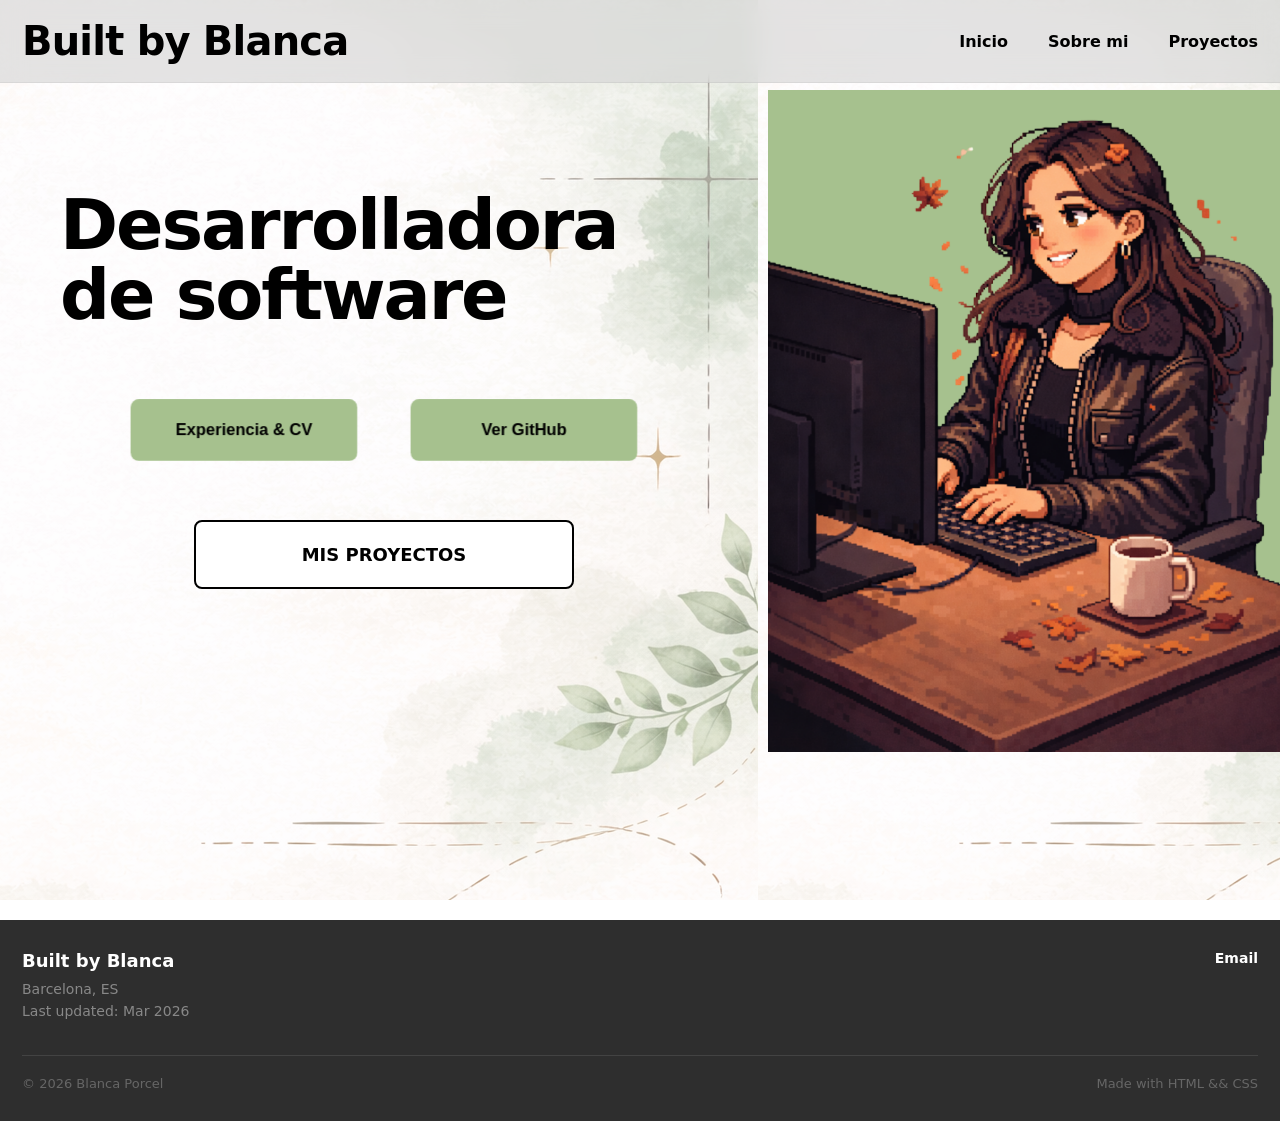
<file: index.html>
<!DOCTYPE html>
<html lang="en">

<head>
  <meta charset="UTF-8" />
  <meta name="viewport" content="width=device-width, initial-scale=1.0" />
  <title>Blanca Porcel Portfolio</title>
  <link rel="stylesheet" href="index.css" />
</head>

<body>
  <!-- NAV -->
  <header class="nav">
    <div class="nav-inner">
      <div class="brand">Built by Blanca</div>

      <nav class="menu">
        <a href="/">Inicio</a>
        <a href="about.html">Sobre mi</a>
        <a class="active" href="/projects.html">Proyectos</a>
      </nav>
    </div>
  </header>


  <!-- PAGE -->
  <main id="page" class="page">
    <div class="container">
      <div class="content">
        <article class="text-content">
          <h1 class="title">Desarrolladora de software</h1>
          <nav class = "menu-btns">
            <div class="flip-container">
              <a href="about.html" class="flip-btn" >
                <span id="frontCV">Experiencia & CV</span>
                <span id="backCV">Experiencia & CV</span>
              </a>
            </div>
            <div class="flip-container">
              <a href="https://github.com/BlancaPorcelAlonso" class="flip-btn" target="_blank">
                <span id="frontCV">Ver GitHub</span>
                <span id="backCV">Ver GitHub</span>
              </a>
            </div>
          </nav>
              <a href="projects.html" class="btn-code" >
                <span id="icon"> MIS PROYECTOS </span>
              </a>
        </article>
        <div class="imagen-menu">
        <img src="assets/foto-menu.png">
        </div>
      </div>
  </main>

  
<footer class="site-footer">
  <div class="footer-container">

    <div class="footer-left">
      <h3 class="footer-brand">Built by Blanca</h3>
      <p class="footer-location">Barcelona, ES</p>
      <p class="footer-update">Last updated: Mar 2026</p>
    </div>

    <div class="footer-right">
      <a href="mailto:info@builtbyblanca.net" class="footer-link">Email</a>
    </div>
  </div>

  <div class="footer-bottom">
    <p>© 2026 Blanca Porcel</p>
    <p>Made with HTML && CSS</p>
  </div>
</footer>

</body>

</html>
</file>
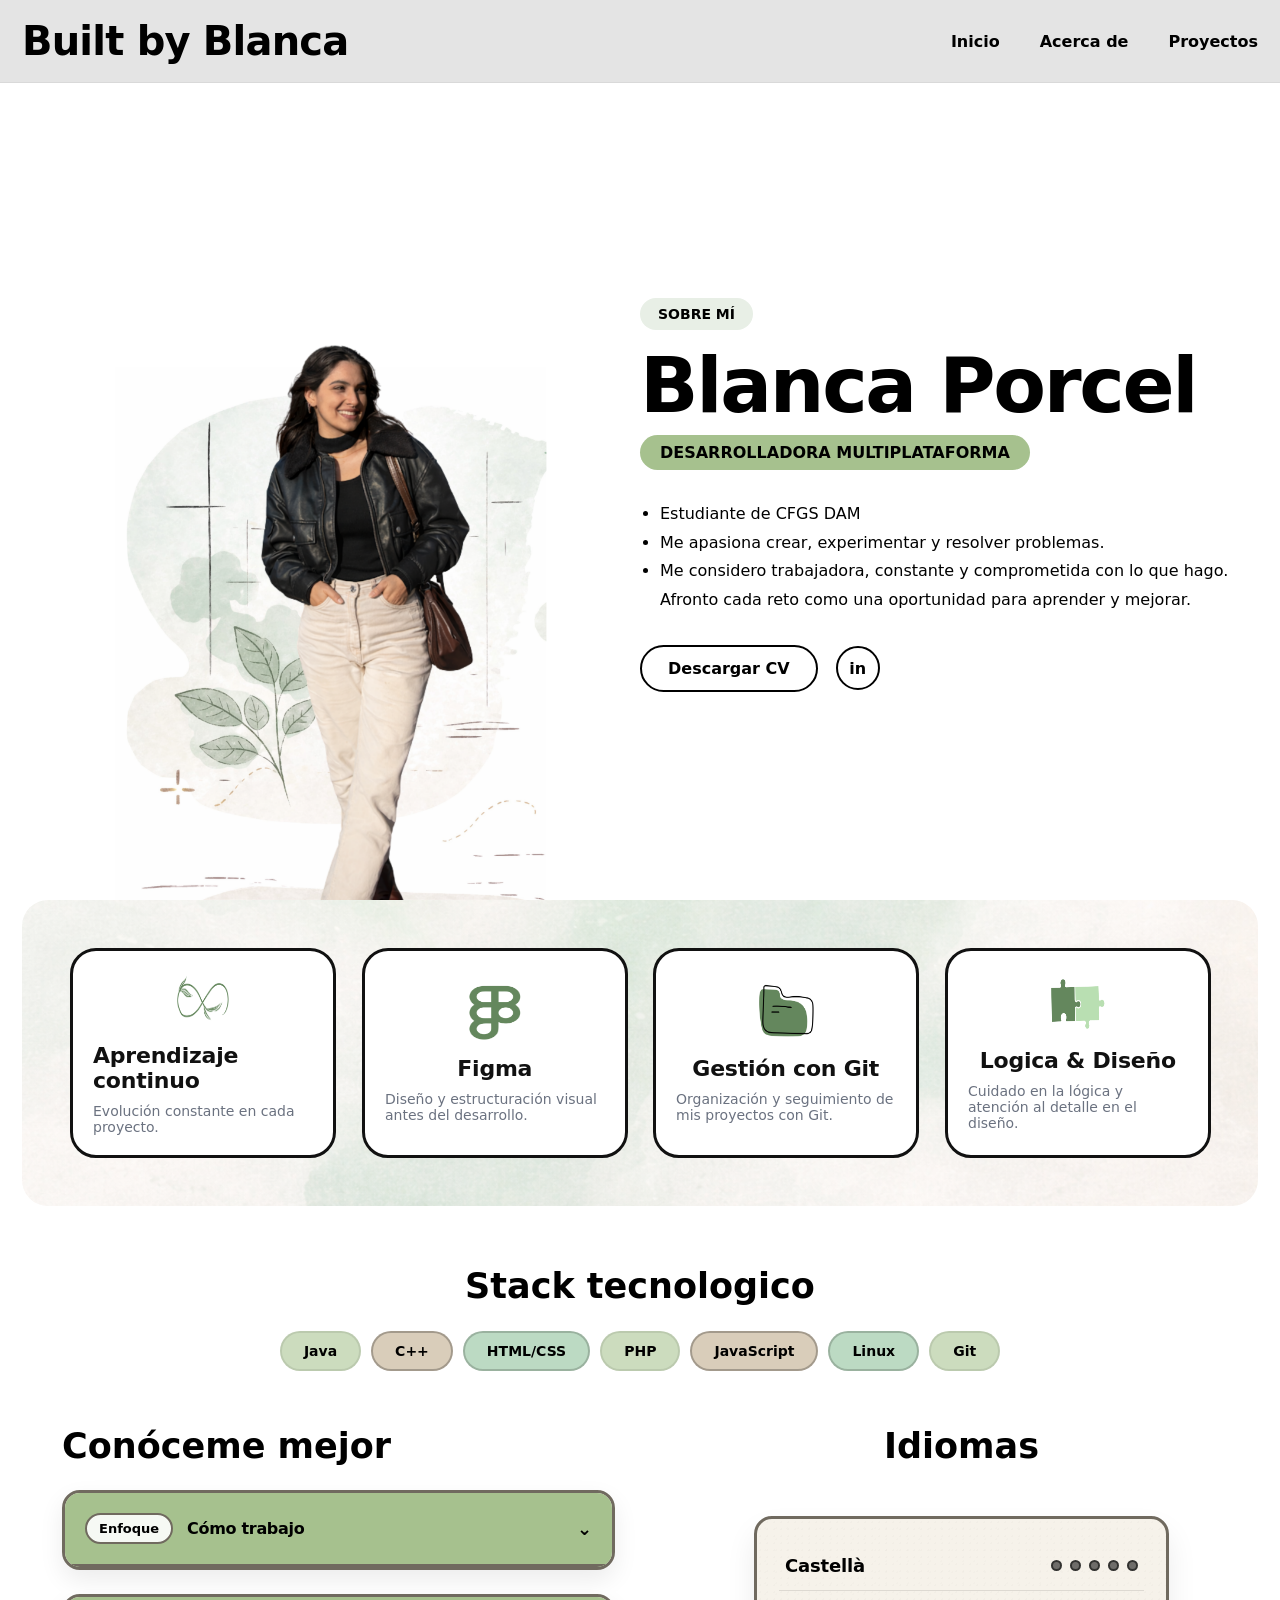
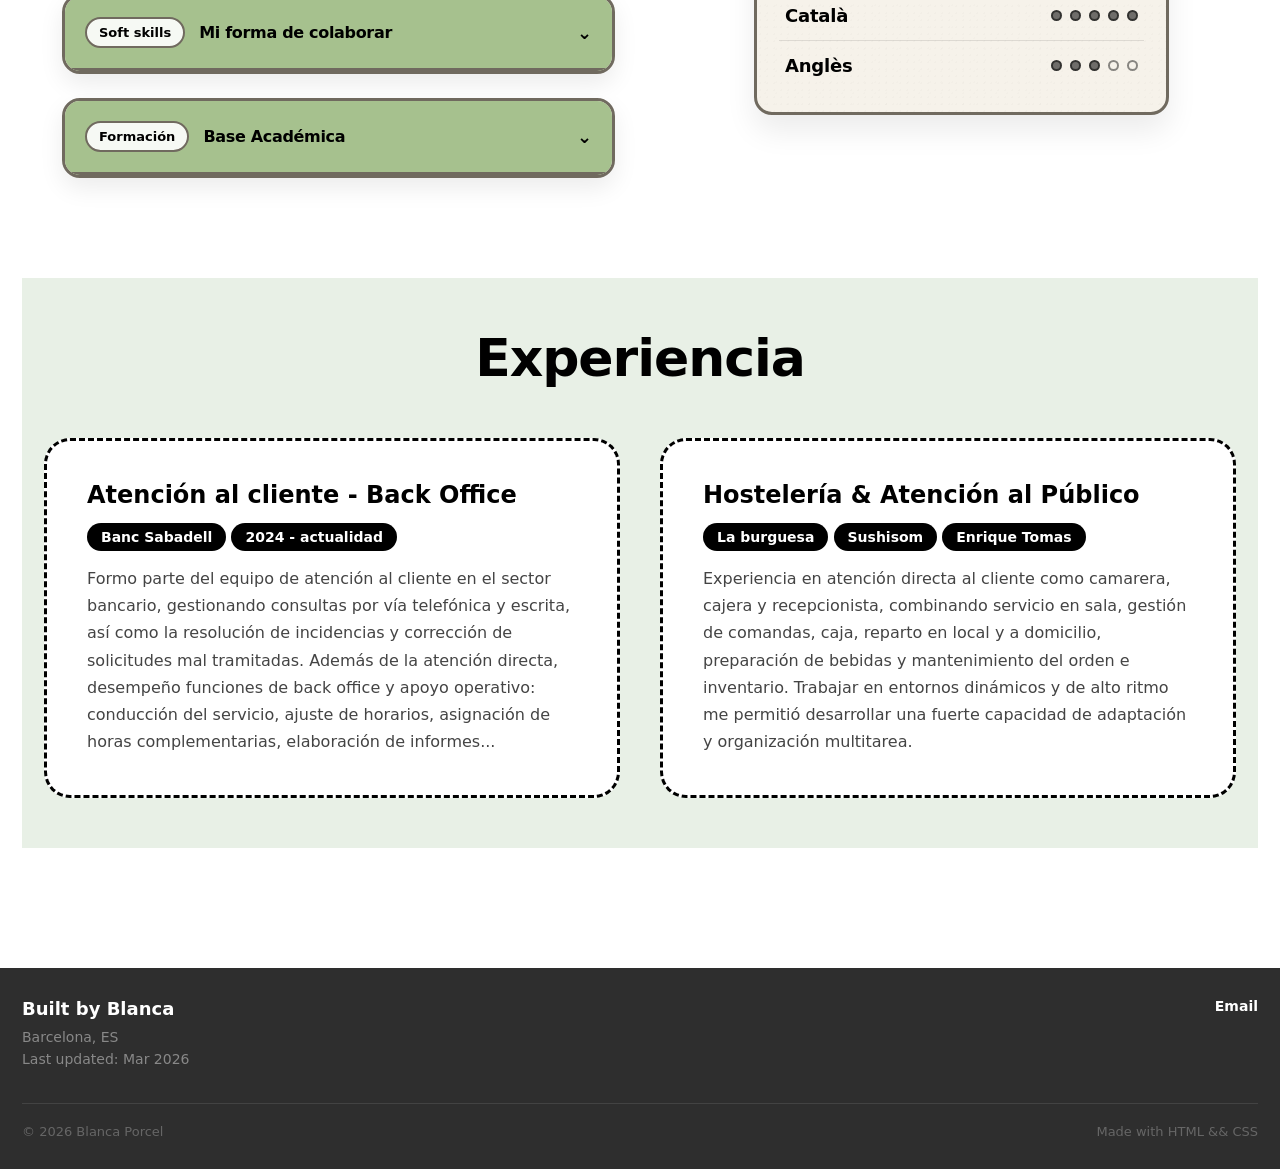
<file: about.html>
<!DOCTYPE html>
<html lang="en">

<head>
  <meta charset="UTF-8" />
  <meta name="viewport" content="width=device-width, initial-scale=1.0" />
  <title>Blanca Porcel Portfolio</title>
  <link rel="stylesheet" href="about-me.css" />
</head>


<body>
  <!-- NAV -->
  <header class="nav">
    <div class="nav-inner">
      <div class="brand">Built by Blanca</div>

      <nav class="menu">
        <a href="/">Inicio</a>
        <a href="/about.html">Acerca de</a>
        <a class="active" href="/projects.html">Proyectos</a>
      </nav>
    </div>
  </header>


  <!-- PAGE -->
  <main id="page" class="page">
    <div class="container">
      <div class="header">

        <!-- TEXTO -->
        <div class="header-content">

          <span class="hero-badge">SOBRE MÍ</span>

          <h1 class="hero-name">
            Blanca Porcel
          </h1>

          <h2 class="hero-role">
            DESARROLLADORA MULTIPLATAFORMA
          </h2>

          <ul class="hero-list">
            <li>Estudiante de CFGS DAM</li>
            <li>Me apasiona crear, experimentar y resolver problemas. </li>
            <li>Me considero trabajadora, constante y comprometida con lo que hago. Afronto cada reto como una
              oportunidad para aprender y mejorar.</li>
          </ul>

          <div class="hero-buttons">
            <a href="assets/Curriculum Blanca Porcel.pdf" target="_blank" class="btn-primary">
              Descargar CV
            </a>

            <a href="http://www.linkedin.com/in/blanca-porcel-alonso-dev" target="_blank" class="btn-circle">
              in
            </a>
          </div>

        </div>

        <!-- IMAGEN -->
        <img src="assets/foto-mia3.png" alt="Blanca Porcel" class="hero-img">

      </div>

      <article class="quick-overview">
        <a class="tech-card" href="#">
          <div class="tech-card__icon" aria-hidden="true">
            <img src="assets/icono-infinito.png" alt="" />
          </div>

          <h3 class="tech-card__title">Aprendizaje continuo</h3>
          <p class="tech-card__subtitle">Evolución constante en cada proyecto.</p>
        </a>
        <a class="tech-card" href="#">
          <div class="tech-card__icon" aria-hidden="true">
            <img src="assets/icono-figma.png" alt="" />
          </div>

          <h3 class="tech-card__title">Figma</h3>
          <p class="tech-card__subtitle">Diseño y estructuración visual antes del desarrollo.</p>
        </a>
        <a class="tech-card" href="#">
          <div class="tech-card__icon" aria-hidden="true">
            <img src="assets/icono-carpeta.png" alt="" />
          </div>

          <h3 class="tech-card__title">Gestión con Git</h3>
          <p class="tech-card__subtitle">Organización y seguimiento de mis proyectos con Git.</p>
        </a>
        <a class="tech-card" href="#">
          <div class="tech-card__icon" aria-hidden="true">
            <img src="assets/icono-puzle.png" alt="" />
          </div>

          <h3 class="tech-card__title">Logica & Diseño</h3>
          <p class="tech-card__subtitle">Cuidado en la lógica y atención al detalle en el diseño. </p>
        </a>
      </article>
      <div class="content-grid">
        <article class="technology-stack">
          <h2>
            Stack tecnologico
          </h2>
          <div class="pills">
            <span>Java</span>
            <span>C++</span>
            <span>HTML/CSS</span>
            <span>PHP</span>
            <span>JavaScript</span>
            <span>Linux</span>
            <span>Git</span>
          </div>
        </article>

        <article class="get-to-know-me">
          <h2>Conóceme mejor</h2>
          <div class="cards">

            <div class="accordion-card">
              <div class="card-header">
                <span class="tag">Enfoque</span>
                <span class="title-mini">Cómo trabajo</span>
                <span class="chev">⌄</span>
              </div>
              <div class="card-body">
                <p>
                  Me gusta construir proyectos completos y bien estructurados:
                  primero diseño en Figma y después paso a código cuidando la arquitectura.
                </p>
              </div>
            </div>

            <div class="accordion-card">
              <div class="card-header">
                <span class="tag">Soft skills</span>
                <span class="title-mini">Mi forma de colaborar</span>
                <span class="chev">⌄</span>
              </div>
              <div class="card-body">
                <p>Alta capacidad de adaptación<br>Actitud profesional y resolutiva<br>Persona creativa y comunicativa
                </p>
              </div>
            </div>

            <div class="accordion-card">
              <div class="card-header">
                <span class="tag">Formación</span>
                <span class="title-mini">Base Académica</span>
                <span class="chev">⌄</span>
              </div>
              <div class="card-body">
                <p>CFGS Desarrollo de Aplicaciones Multiplataforma (actualidad). <br>2 años de Ingeniería Informática.
                  <br>Bachillerato Científico-Tecnológico
                </p>
              </div>
            </div>

          </div>
        </article>
        <article class="languages">
          <h2 class="languages-title">Idiomas</h2>

          <div class="languages-card">
            <div class="lang-row">
              <span class="lang-name">Castellà</span>
              <div class="dots" aria-label="Nivel castellano: 5 de 5">
                <span class="dot filled"></span>
                <span class="dot filled"></span>
                <span class="dot filled"></span>
                <span class="dot filled"></span>
                <span class="dot filled"></span>
              </div>
            </div>

            <div class="lang-row">
              <span class="lang-name">Català</span>
              <div class="dots" aria-label="Nivel catalán: 5 de 5">
                <span class="dot filled"></span>
                <span class="dot filled"></span>
                <span class="dot filled"></span>
                <span class="dot filled"></span>
                <span class="dot filled"></span>
              </div>
            </div>

            <div class="lang-row">
              <span class="lang-name">Anglès</span>
              <div class="dots" aria-label="Nivel inglés: 3 de 5">
                <span class="dot filled"></span>
                <span class="dot filled"></span>
                <span class="dot filled"></span>
                <span class="dot"></span>
                <span class="dot"></span>
              </div>
            </div>
          </div>
        </article>
      </div>
      <section class="experience-section">
        <div class="container">
          <h2 class="experience-title">Experiencia</h2>

          <div class="experience-grid">

            <article class="experience-card">
              <h3> Atención al cliente - Back Office </h3>
              <span class="experience-date"> Banc Sabadell</span>
              <span class="experience-date"> 2024 - actualidad</span>
              <p>
                Formo parte del equipo de atención al cliente en el sector bancario, gestionando consultas por vía
                telefónica y escrita, así como la resolución de incidencias y corrección de solicitudes mal
                tramitadas.

                Además de la atención directa, desempeño funciones de back office y apoyo operativo: conducción del
                servicio, ajuste de horarios, asignación de horas complementarias, elaboración de informes...
              </p>
            </article>

            <article class="experience-card">
              <h3> Hostelería & Atención al Público </h3>
              <span class="experience-date">La burguesa</span>
              <span class="experience-date">Sushisom</span>
              <span class="experience-date">Enrique Tomas</span>
              <p>
                Experiencia en atención directa al cliente como camarera, cajera y recepcionista, combinando servicio
                en sala, gestión de comandas, caja, reparto en local y a domicilio, preparación de bebidas y
                mantenimiento del orden e inventario.

                Trabajar en entornos dinámicos y de alto ritmo me permitió desarrollar una fuerte capacidad de
                adaptación y organización multitarea.


              </p>
            </article>

          </div>
        </div>
      </section>
    </div>
    </div>
  </main>
  <script>
    const cards = document.querySelectorAll('.accordion-card');

    cards.forEach(card => {
      card.querySelector('.card-header').addEventListener('click', () => {

        const isActive = card.classList.contains('active');

        // cerramos todas
        cards.forEach(c => c.classList.remove('active'));

        // abrimos solo si estaba cerrada
        if (!isActive) {
          card.classList.add('active');
        }

      });
    });
  </script>

  <footer class="site-footer">
    <div class="footer-container">

      <div class="footer-left">
        <h3 class="footer-brand">Built by Blanca</h3>
        <p class="footer-location">Barcelona, ES</p>
        <p class="footer-update">Last updated: Mar 2026</p>
      </div>

      <div class="footer-right">
        <a href="mailto:info@builtbyblanca.net" class="footer-link">Email</a>
      </div>

    </div>

    <div class="footer-bottom">
      <p>© 2026 Blanca Porcel</p>
      <p>Made with HTML && CSS</p>
    </div>
  </footer>


</body>

</html>
</file>
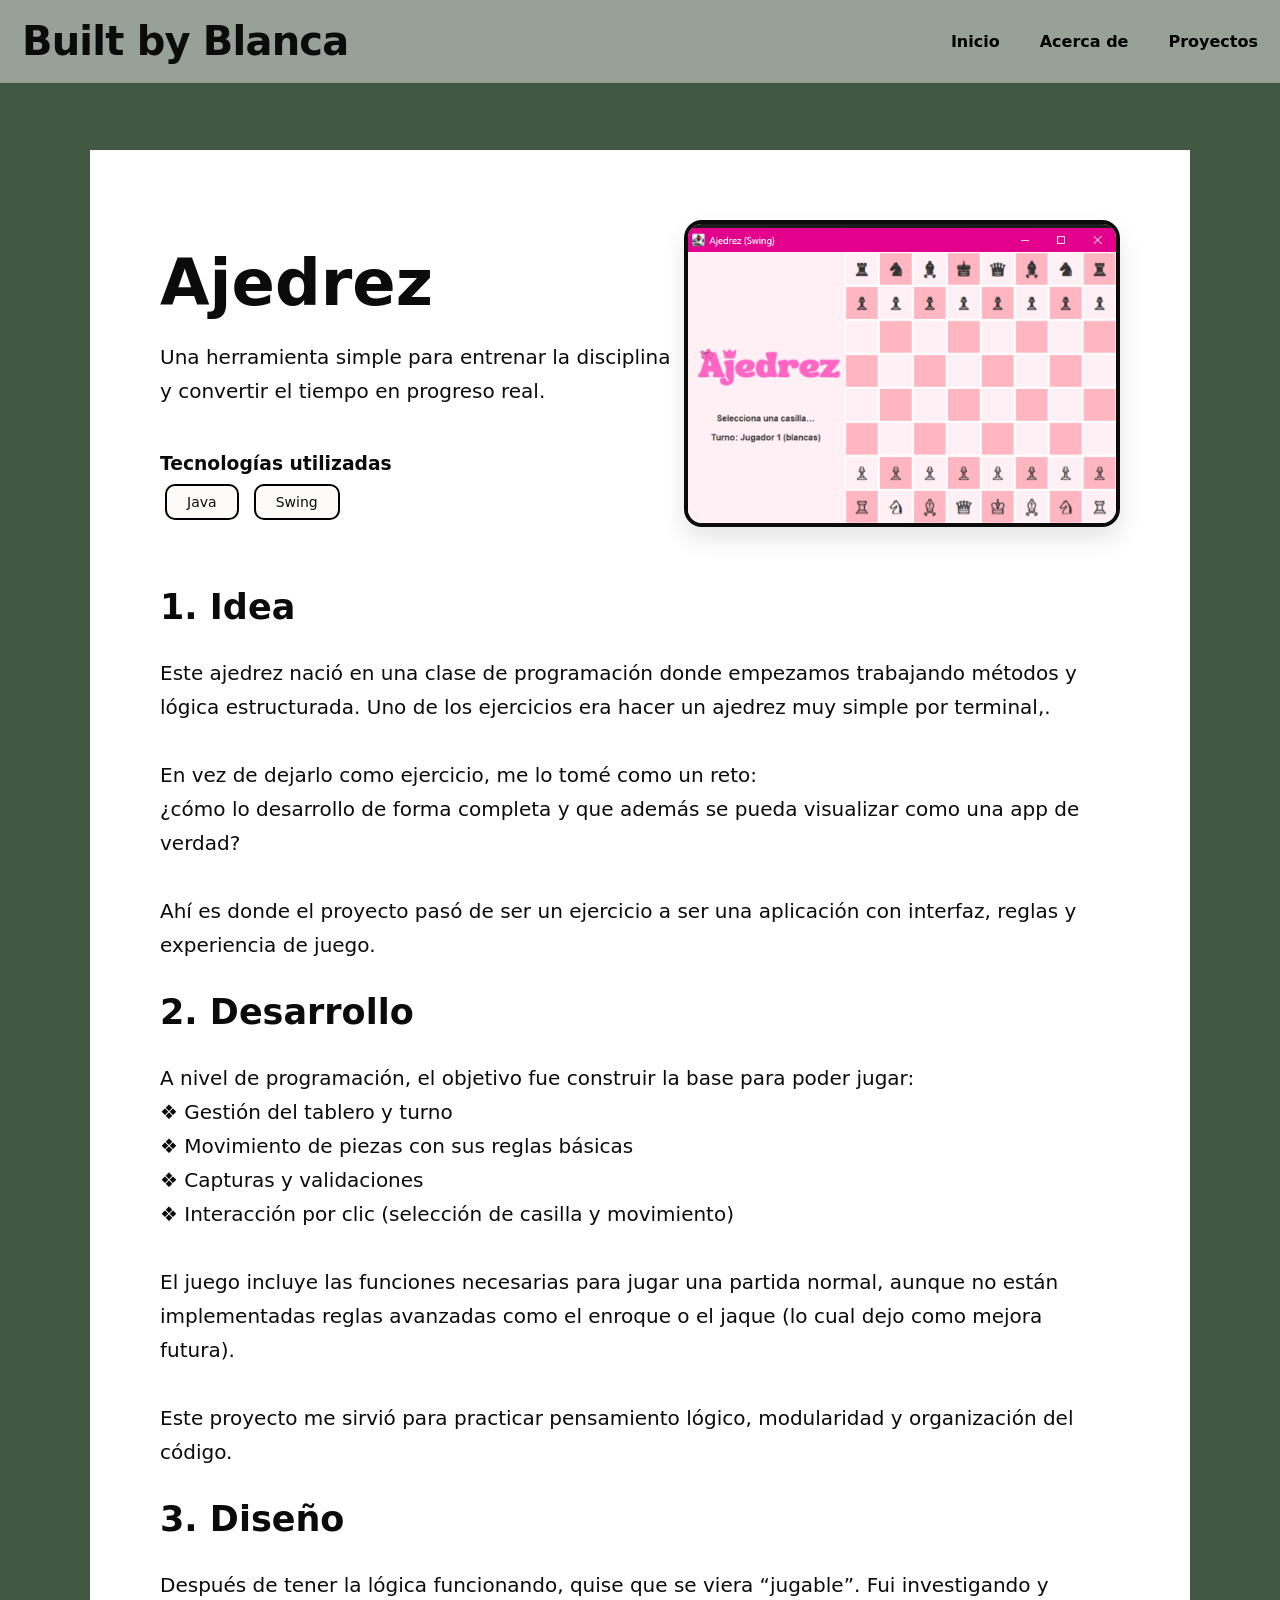
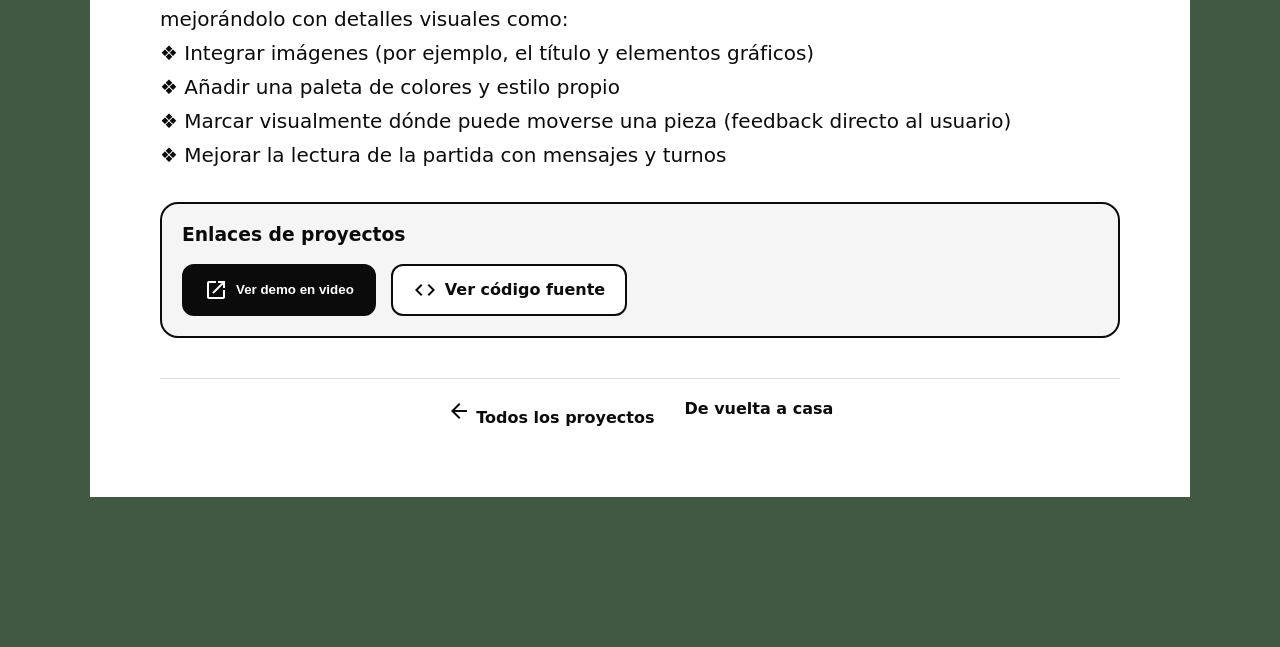
<file: chess-project.html>
<!doctype html>
<html lang="es">

<head>
    <meta charset="utf-8" />
    <meta name="viewport" content="width=device-width, initial-scale=1" />
    <title>Calculadora Pookie</title>

    <!-- Iconos -->
    <link rel="stylesheet" href="https://fonts.googleapis.com/css2?family=Material+Symbols+Outlined" />

    <!-- CSS -->
    <link rel="stylesheet" href="id-project.css" />
</head>

<body>
    <!-- NAV -->
    <header class="nav">
        <div class="nav-inner">
            <div class="brand">Built by Blanca</div>

            <nav class="menu">
                <a href="/">Inicio</a>
                <a href="/about.html">Acerca de</a>
                <a class="active" href="/projects.html">Proyectos</a>
            </nav>
        </div>
    </header>

    <main>
        <div class="container">

            <div class="hero">
                <div class="hero-left">
                    <h1 class="title">Ajedrez</h1>

                    <p class="subtitle">
                        Una herramienta simple para entrenar la disciplina y convertir el tiempo en progreso real.
                    </p>

                    <!-- Tecnologías -->
                    <div class="tech">
                        <h3>Tecnologías utilizadas</h3>
                        <div class="pills">
                            <span>Java</span>
                            <span>Swing</span>

                        </div>
                    </div>
                </div>
                <img src="assets/chess-preview.png" alt="Calculadora Pookie">
            </div>

            <div class="content">
                <!-- Secciones -->
                <h2>1. Idea</h2>
                <p>


                    Este ajedrez nació en una clase de programación donde empezamos trabajando métodos y lógica
                    estructurada. Uno de los ejercicios era hacer un ajedrez muy simple por terminal,. <br><br> En vez
                    de dejarlo como ejercicio,
                    me lo tomé como un reto: <br>¿cómo lo desarrollo de forma completa y que además se pueda
                    visualizar como una app de verdad?<br><br>

                    Ahí es donde el proyecto pasó de ser un ejercicio a ser una aplicación con interfaz, reglas y
                    experiencia de juego.
                </p>

                <h2>2. Desarrollo</h2>
                <p>
                    A nivel de programación, el objetivo fue construir la base para poder jugar:

                    <br>❖ Gestión del tablero y turno
                    <br>❖ Movimiento de piezas con sus reglas básicas
                    <br>❖ Capturas y validaciones
                    <br>❖ Interacción por clic (selección de casilla y movimiento)
                    <br><br>El juego incluye las funciones necesarias para jugar una partida normal, aunque no están
                    implementadas reglas avanzadas como el enroque o el jaque (lo cual dejo como mejora futura).
                    <br><br>Este proyecto me sirvió para practicar pensamiento lógico, modularidad y organización del
                    código.
                </p>

                <h2>3. Diseño</h2>
                <p>Después de tener la lógica funcionando, quise que se viera “jugable”.

                    Fui investigando y mejorándolo con detalles visuales como:

                    <br>❖ Integrar imágenes (por ejemplo, el título y elementos gráficos)
                    <br>❖ Añadir una paleta de colores y estilo propio
                    <br> ❖ Marcar visualmente dónde puede moverse una pieza (feedback directo al usuario)
                    <br> ❖ Mejorar la lectura de la partida con mensajes y turnos

                </p>

            </div>
            <!-- Links -->
            <div class="links-box">
                <h3>Enlaces de proyectos</h3>
                <div class="buttons">
                    <button class="btn primary" id="videoBtn" type="button"><span
                            class="material-symbols-outlined">open_in_new</span>
                        Ver demo en video</button>

                    <a href="https://github.com/BlancaPorcelAlonso/Ajedrez-Java" class="btn secondary">
                        <span class="material-symbols-outlined">code</span>
                        Ver código fuente
                    </a>
                </div>
            </div>

            <div id="videoPanel" class="video-panel" aria-hidden="true">
                <div class="video-wrap">
                    <!-- Opción A: Video local (mp4) -->
                    <video controls preload="metadata">
                        <source src="assets/chess-demo-video.mp4" type="video/mp4" />
                        Tu navegador no soporta video HTML5.
                    </video>
                </div>
            </div>
            <!-- Footer navegación -->
            <div class="footer-nav">
                <a href="projects.html">
                    <span class="material-symbols-outlined">arrow_back</span>
                    Todos los proyectos
                </a>
                <a href="index.html">De vuelta a casa</a>
            </div>


        </div>


    </main>
    <script src="project-id.js"></script>

</body>

</html>
</file>
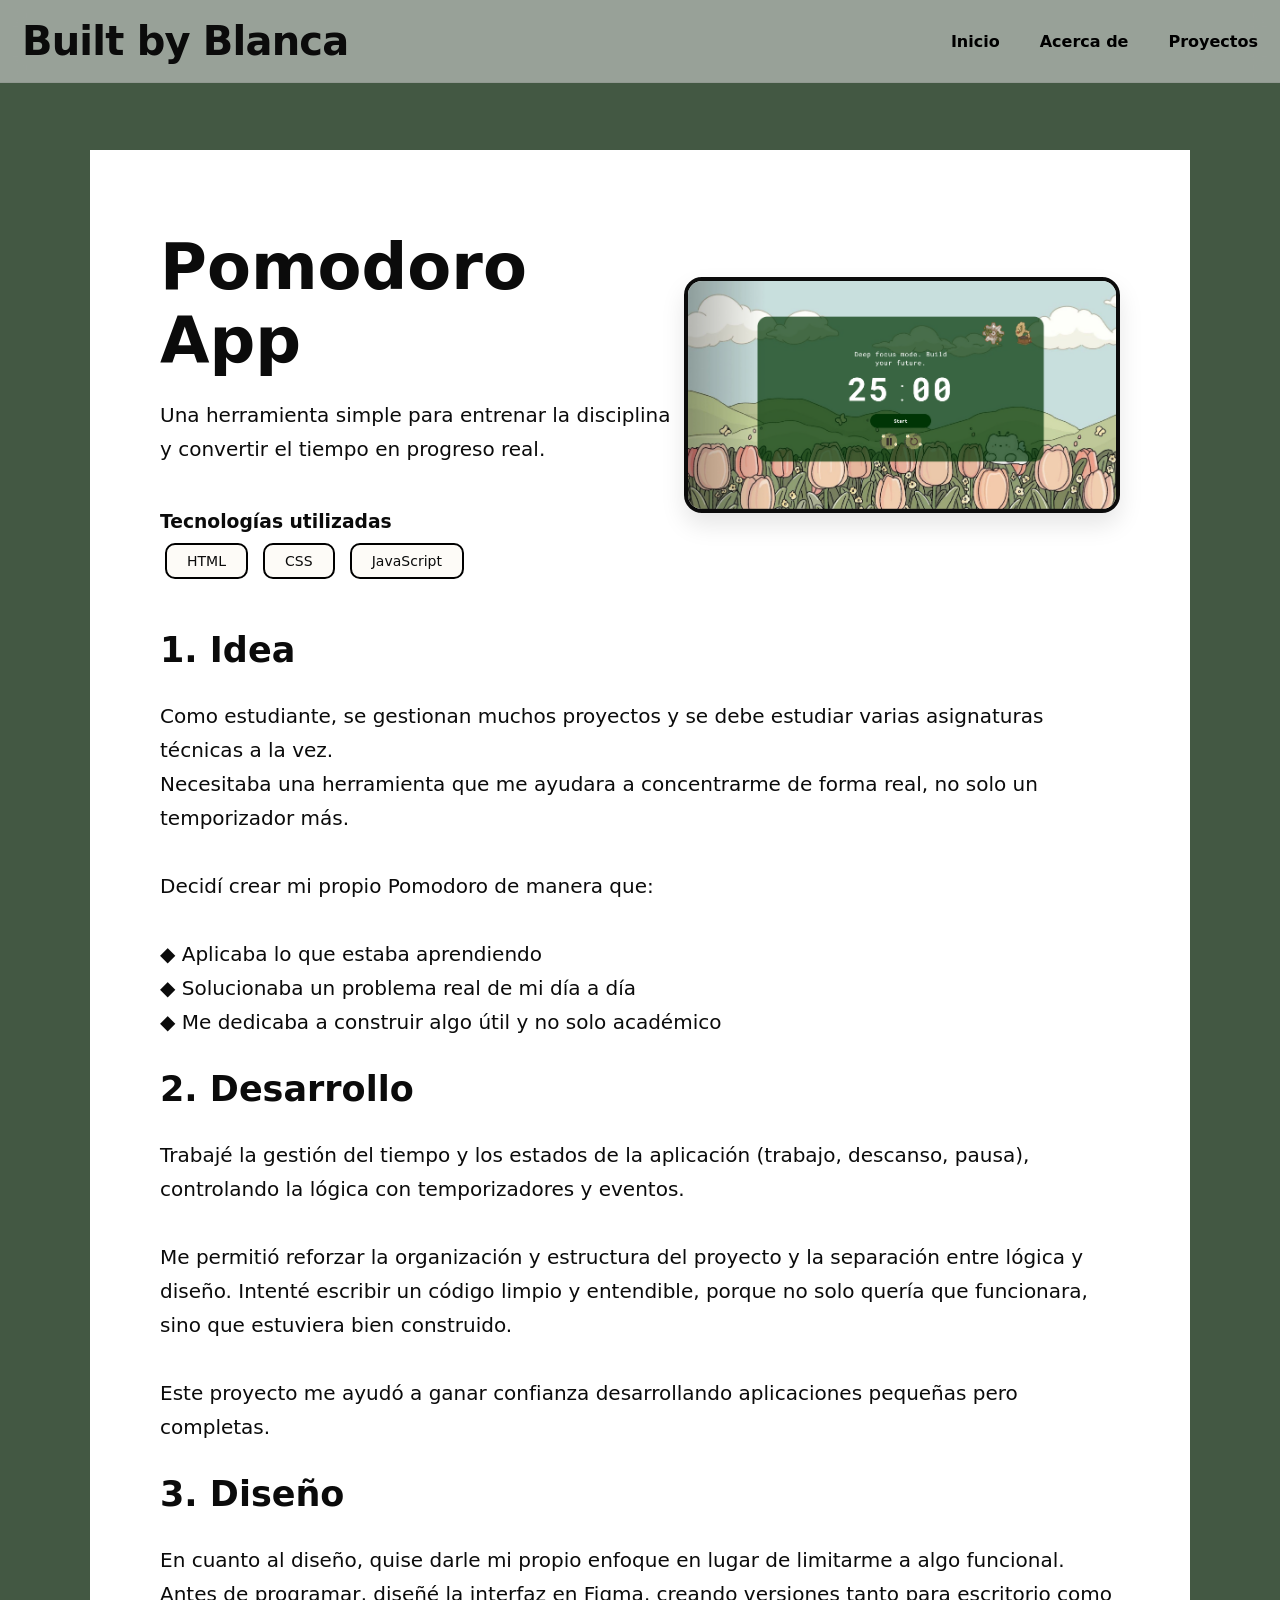
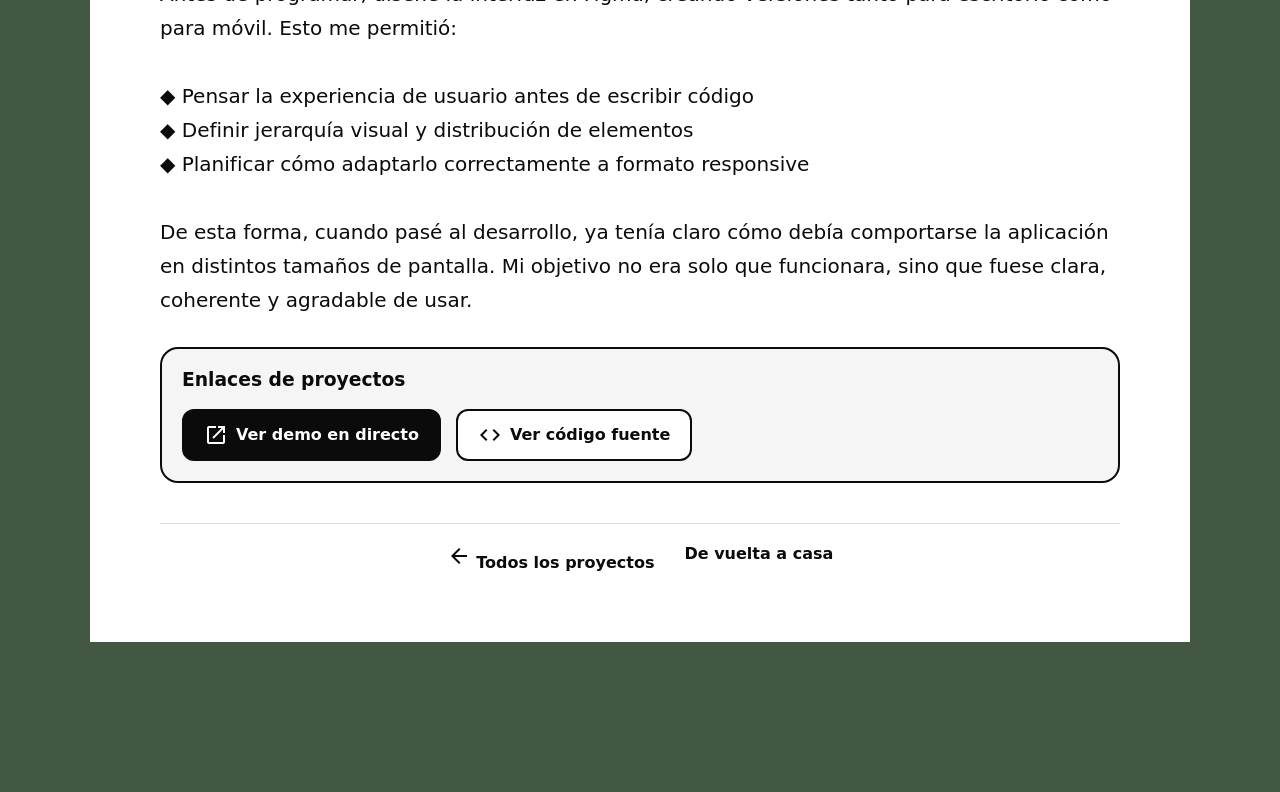
<file: pomodoro-project.html>
<!doctype html>
<html lang="es">

<head>
    <meta charset="utf-8" />
    <meta name="viewport" content="width=device-width, initial-scale=1" />
    <title>Calculadora Pookie</title>

    <!-- Iconos -->
    <link rel="stylesheet" href="https://fonts.googleapis.com/css2?family=Material+Symbols+Outlined" />

    <!-- CSS -->
    <link rel="stylesheet" href="id-project.css" />
</head>

<body>
    <!-- NAV -->
    <header class="nav">
        <div class="nav-inner">
            <div class="brand">Built by Blanca</div>

            <nav class="menu">
                <a href="/">Inicio</a>
                <a href="/about.html">Acerca de</a>
                <a class="active" href="/projects.html">Proyectos</a>
            </nav>
        </div>
    </header>

    <main>
        <div class="container">

            <div class="hero">
                <div class="hero-left">
                    <h1 class="title">Pomodoro App</h1>

                    <p class="subtitle">
                        Una herramienta simple para entrenar la disciplina y convertir el tiempo en progreso real.
                    </p>

                    <!-- Tecnologías -->
                    <div class="tech">
                        <h3>Tecnologías utilizadas</h3>
                        <div class="pills">
                            <span>HTML</span>
                            <span>CSS</span>
                            <span>JavaScript</span>
                        </div>
                    </div>
                </div>
                <img src="assets/pomodo-preview.png" alt="Calculadora Pookie">
            </div>

            <div class="content">
                <!-- Secciones -->
                <h2>1. Idea</h2>
                <p>

                    Como estudiante, se gestionan muchos proyectos y se debe estudiar
                    varias asignaturas técnicas a la vez. <br>

                    Necesitaba una herramienta que me ayudara a concentrarme de
                    forma real, no solo un temporizador más.
                    <br><br>
                    Decidí crear mi propio Pomodoro de manera que:
                    <br>
                    <br>◆ Aplicaba lo que estaba aprendiendo
                    <br>◆ Solucionaba un problema real de mi día a día
                    <br>◆ Me dedicaba a construir algo útil y no solo académico
                </p>

                <h2>2. Desarrollo</h2>
                <p>
                    Trabajé la gestión del tiempo y los estados de la aplicación (trabajo, descanso,
                    pausa), controlando la lógica con temporizadores y eventos.<br><br>
                    Me permitió reforzar la organización y estructura del proyecto y la separación entre lógica y
                    diseño.
                    Intenté escribir un código limpio y entendible, porque no solo quería que funcionara, sino que
                    estuviera bien construido.<br><br>

                    Este proyecto me ayudó a ganar confianza desarrollando aplicaciones pequeñas pero completas.
                </p>

                <h2>3. Diseño</h2>
                <p>En cuanto al diseño, quise darle mi propio enfoque en lugar de limitarme a algo funcional.<br>
                    Antes de programar, diseñé la interfaz en Figma, creando versiones tanto para escritorio como para
                    móvil. Esto me permitió:<br>
                    <br>◆ Pensar la experiencia de usuario antes de escribir código
                    <br>◆ Definir jerarquía visual y distribución de elementos
                    <br> ◆ Planificar cómo adaptarlo correctamente a formato responsive<br><br>
                    De esta forma, cuando pasé al desarrollo, ya tenía claro cómo debía comportarse la aplicación en
                    distintos tamaños de pantalla.
                    Mi objetivo no era solo que funcionara, sino que fuese clara, coherente y agradable de usar.
                </p>
            </div>
            <!-- Links -->
            <div class="links-box">
                <h3>Enlaces de proyectos</h3>
                <div class="buttons">
                    <a href="https://blanca-pomodoro.netlify.app/" class="btn primary">
                        <span class="material-symbols-outlined">open_in_new</span>
                        Ver demo en directo
                    </a>

                    <a href="https://github.com/BlancaPorcelAlonso/Pomodoro-Timer" class="btn secondary">
                        <span class="material-symbols-outlined">code</span>
                        Ver código fuente
                    </a>
                </div>
            </div>

            <!-- Footer navegación -->
            <div class="footer-nav">
                <a href="projects.html">
                    <span class="material-symbols-outlined">arrow_back</span>
                    Todos los proyectos
                </a>
                <a href="index.html">De vuelta a casa</a>
            </div>

        </div>

    </main>
</body>

</html>
</file>
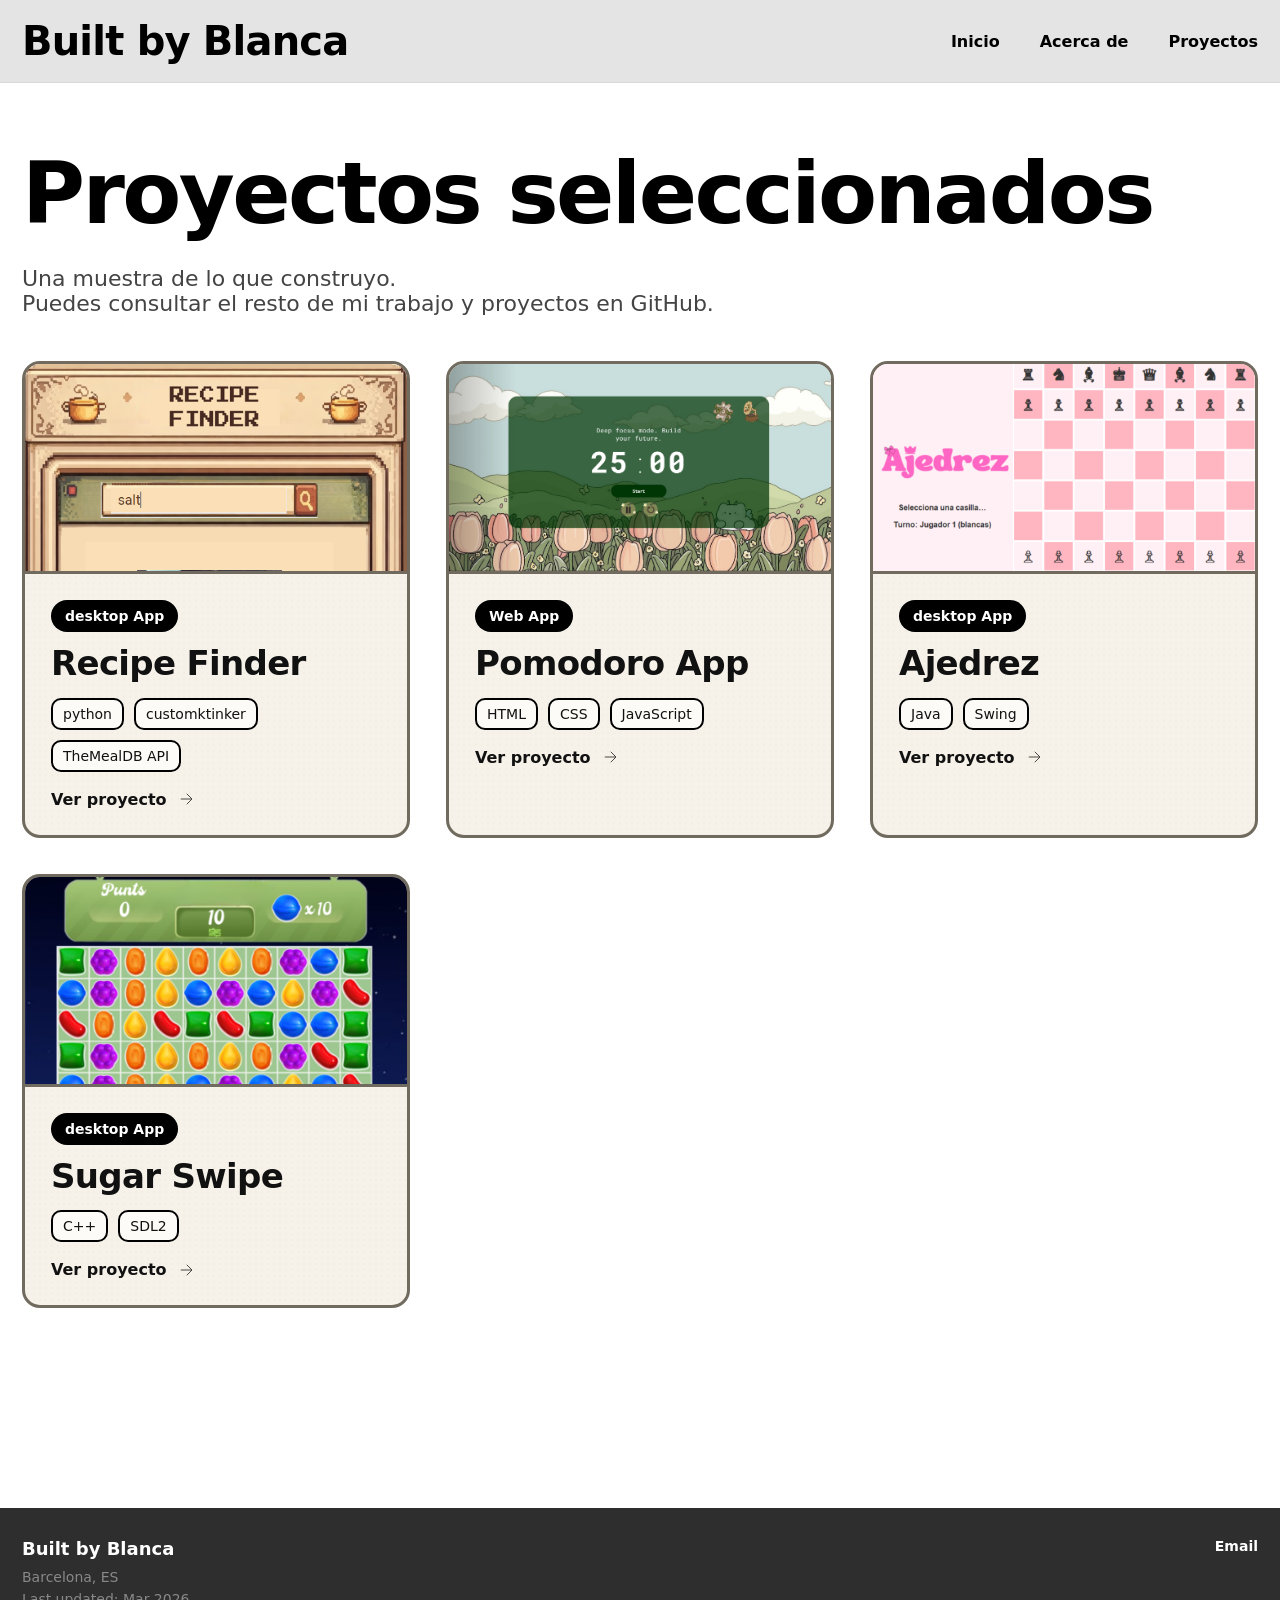
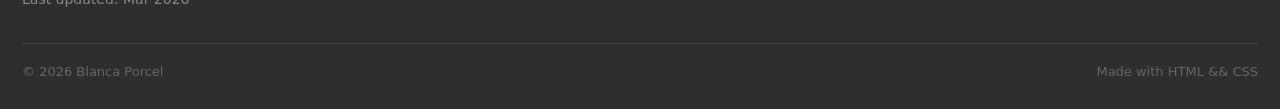
<file: projects.html>
<!DOCTYPE html>
<html lang="en">

<head>
  <meta charset="UTF-8" />
  <meta name="viewport" content="width=device-width, initial-scale=1.0" />
  <title>All Projects</title>
  <link rel="stylesheet" href="projects.css" />
</head>

<body>
  <!-- NAV -->
  <header class="nav">
    <div class="nav-inner">
      <div class="brand">Built by Blanca</div>

      <nav class="menu">
        <a href="/">Inicio</a>
        <a href="/about.html">Acerca de</a>
        <a class="active" href="/projects.html">Proyectos</a>
      </nav>
    </div>
  </header>


  <!-- PAGE -->
  <main id="page" class="page">
    <div class="container">
      <div class="header">
        <h1 class="title">Proyectos seleccionados</h1>
        <p class="subtitle">
          Una muestra de lo que construyo.<br>
          Puedes consultar el resto de mi trabajo y proyectos en GitHub.
        </p>
      </div>

      <div id="grid" class="grid">

        <a href="recipe-app.html" class="project-card">
          <div class="card-image">
            <img src="assets/recipes-app.png" alt="Pomodoro App preview">
          </div>

          <div class="card-content">
            <span class="badge">desktop App</span>

            <h3 class="card-title">Recipe Finder</h3>

            <div class="tech">
              <span>python</span>
              <span>customktinker</span>
              <span>TheMealDB API</span>
            </div>

            <div class="view">
              Ver proyecto
              <svg viewBox="0 0 24 24" fill="none" stroke="currentColor">
                <path d="M5 12h14M13 5l7 7-7 7" />
              </svg>
            </div>
          </div>
        </a>

        <a href="pomodoro-project.html" class="project-card">
          <div class="card-image">
            <img src="assets/pomodo-preview.png" alt="Pomodoro App preview">
          </div>

          <div class="card-content">
            <span class="badge">Web App</span>

            <h3 class="card-title">Pomodoro App</h3>

            <div class="tech">
              <span>HTML</span>
              <span>CSS</span>
              <span>JavaScript</span>
            </div>

            <div class="view">
              Ver proyecto
              <svg viewBox="0 0 24 24" fill="none" stroke="currentColor">
                <path d="M5 12h14M13 5l7 7-7 7" />
              </svg>
            </div>
          </div>
        </a>

        <a href="chess-project.html" class="project-card">
          <div class="card-image">
            <img src="assets/chess-preview.png" alt="Pomodoro App preview">
          </div>

          <div class="card-content">
            <span class="badge">desktop App</span>

            <h3 class="card-title">Ajedrez</h3>

            <div class="tech">
              <span>Java</span>
              <span>Swing</span>
            </div>

            <div class="view">
              Ver proyecto
              <svg viewBox="0 0 24 24" fill="none" stroke="currentColor">
                <path d="M5 12h14M13 5l7 7-7 7" />
              </svg>
            </div>
          </div>
        </a>

        <a href="Sugar-swipe-project.html" class="project-card">
          <div class="card-image">
            <img src="assets/Sugar Swipe.png" alt="Pomodoro App preview">
          </div>

          <div class="card-content">
            <span class="badge">desktop App</span>

            <h3 class="card-title">Sugar Swipe</h3>

            <div class="tech">
              <span>C++</span>
              <span>SDL2</span>
            </div>

            <div class="view">
              Ver proyecto
              <svg viewBox="0 0 24 24" fill="none" stroke="currentColor">
                <path d="M5 12h14M13 5l7 7-7 7" />
              </svg>
            </div>
          </div>
        </a>


      </div>
  </main>

  <footer class="site-footer">
    <div class="footer-container">

      <div class="footer-left">
        <h3 class="footer-brand">Built by Blanca</h3>
        <p class="footer-location">Barcelona, ES</p>
        <p class="footer-update">Last updated: Mar 2026</p>
      </div>

      <div class="footer-right">
        <a href="mailto:info@builtbyblanca.net" class="footer-link">Email</a>
      </div>

    </div>

    <div class="footer-bottom">
      <p>© 2026 Blanca Porcel</p>
      <p>Made with HTML && CSS</p>
    </div>
  </footer>
</body>

</html>
</file>
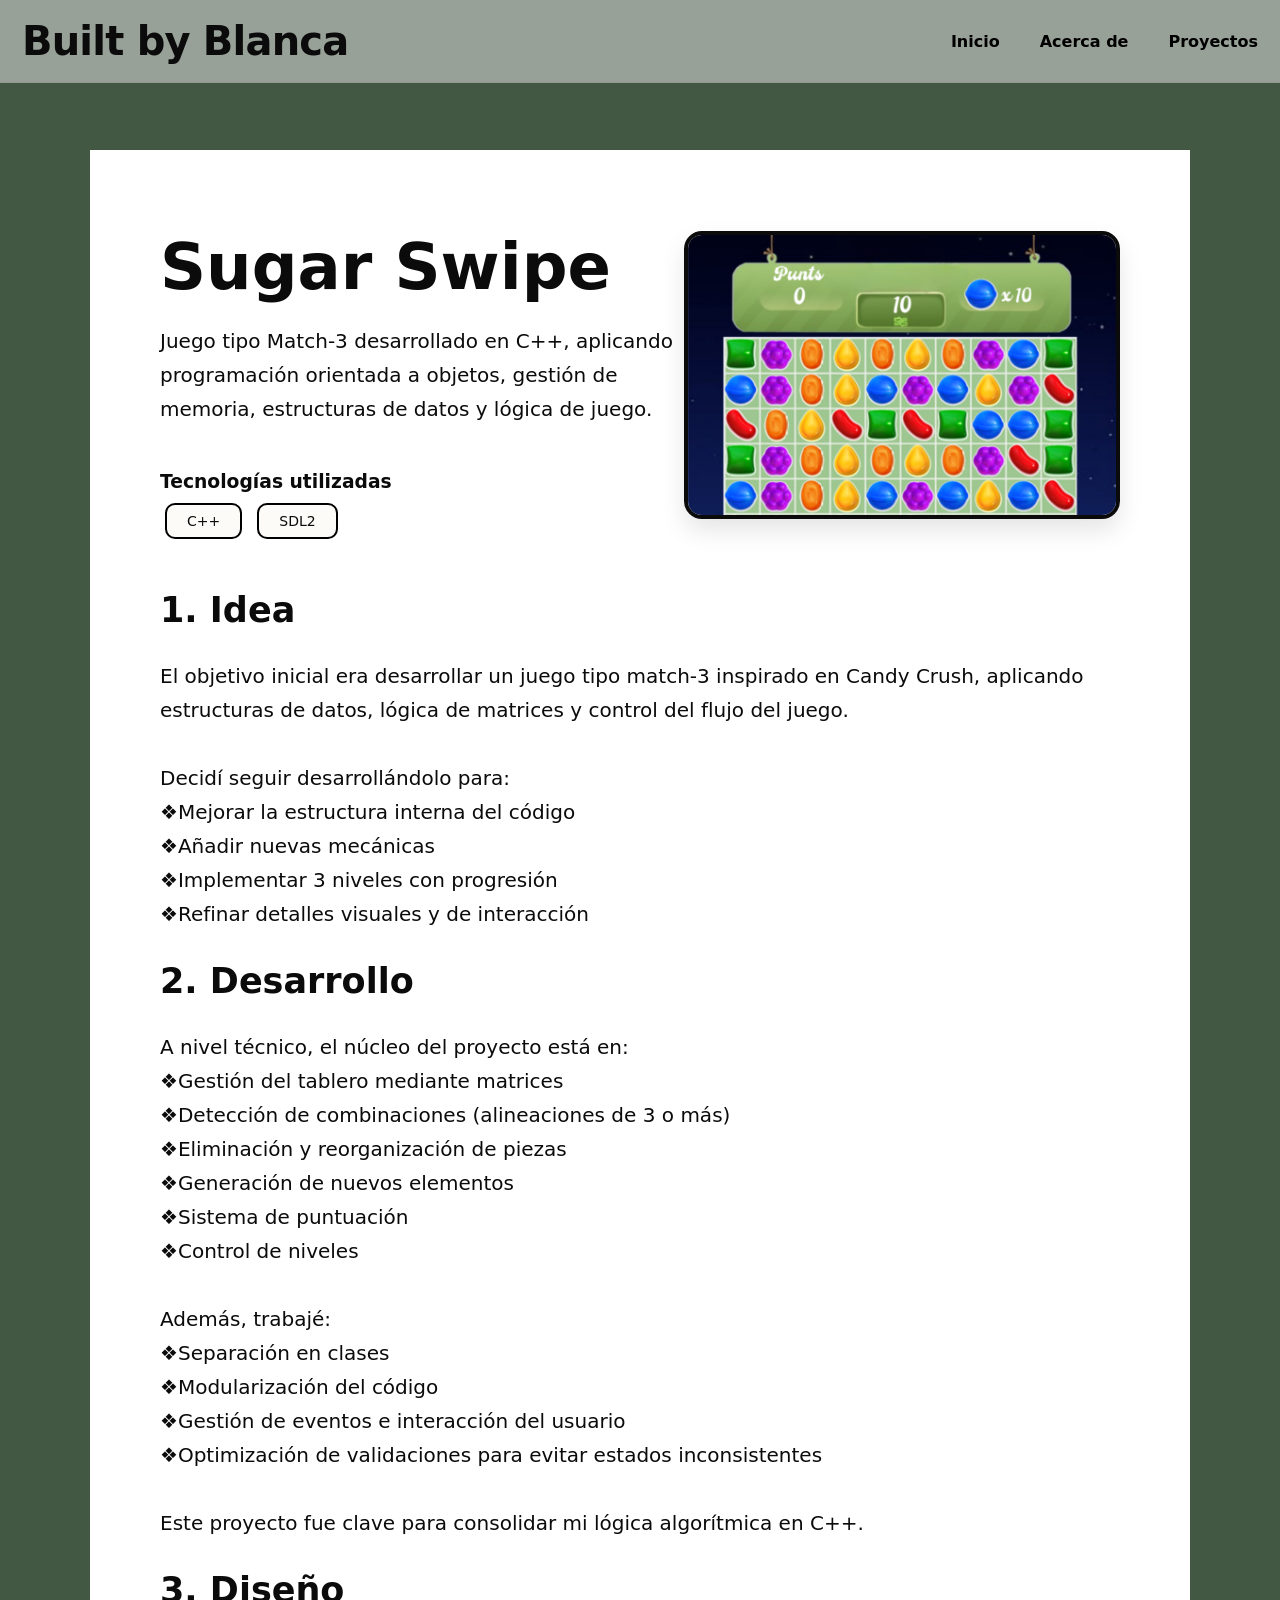
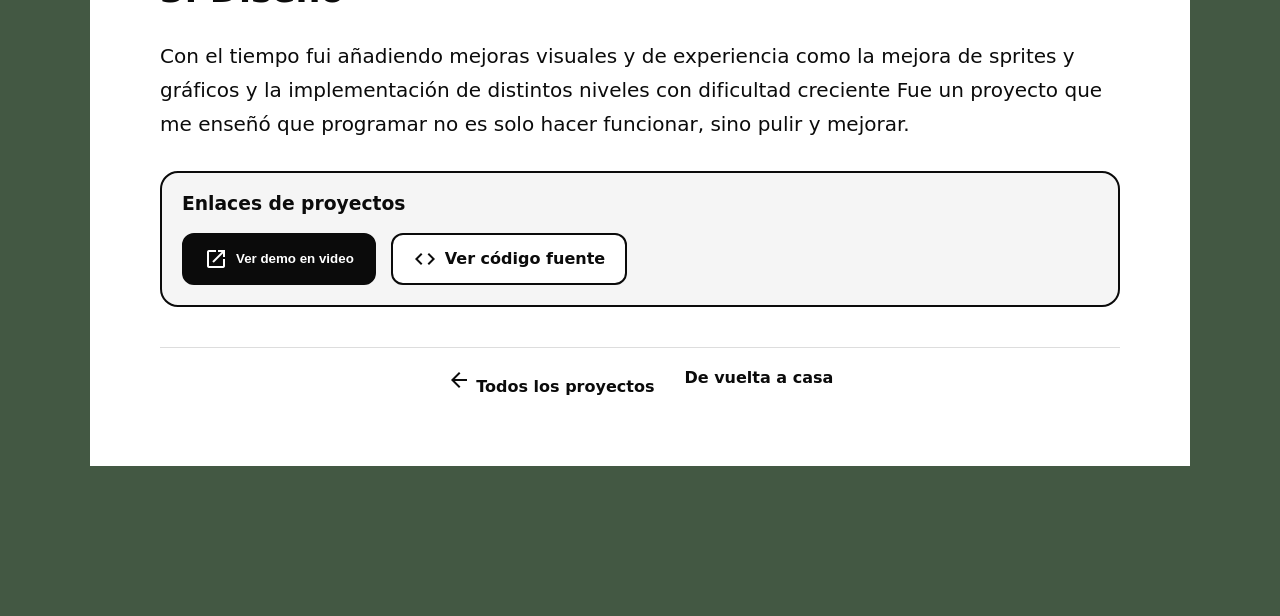
<file: Sugar-swipe-project.html>
<!doctype html>
<html lang="es">

<head>
    <meta charset="utf-8" />
    <meta name="viewport" content="width=device-width, initial-scale=1" />
    <title>Calculadora Pookie</title>

    <!-- Iconos -->
    <link rel="stylesheet" href="https://fonts.googleapis.com/css2?family=Material+Symbols+Outlined" />

    <!-- CSS -->
    <link rel="stylesheet" href="id-project.css" />
</head>

<body>
    <!-- NAV -->
    <header class="nav">
        <div class="nav-inner">
            <div class="brand">Built by Blanca</div>

            <nav class="menu">
                <a href="/">Inicio</a>
                <a href="/about.html">Acerca de</a>
                <a class="active" href="/projects.html">Proyectos</a>
            </nav>
        </div>
    </header>

    <main>
        <div class="container">

            <div class="hero">
                <div class="hero-left">
                    <h1 class="title">Sugar Swipe</h1>

                    <p class="subtitle">
                        Juego tipo Match-3 desarrollado en C++, aplicando programación orientada a objetos, gestión de
                        memoria, estructuras de datos y lógica de juego. </p>

                    <!-- Tecnologías -->
                    <div class="tech">
                        <h3>Tecnologías utilizadas</h3>
                        <div class="pills">
                            <span>C++</span>
                            <span>SDL2</span>

                        </div>
                    </div>
                </div>
                <img src="assets/Sugar Swipe.png" alt="Calculadora Pookie">
            </div>

            <div class="content">
                <!-- Secciones -->
                <h2>1. Idea</h2>
                <p>


                    El objetivo inicial era desarrollar un juego tipo match-3 inspirado en Candy Crush, aplicando
                    estructuras de datos, lógica de matrices y control del flujo del juego.

                    <br><br>Decidí seguir desarrollándolo para:

                    <br>❖Mejorar la estructura interna del código
                    <br>❖Añadir nuevas mecánicas
                    <br>❖Implementar 3 niveles con progresión
                    <br>❖Refinar detalles visuales y de interacción
                </p>

                <h2>2. Desarrollo</h2>
                <p>
                    A nivel técnico, el núcleo del proyecto está en:
                    <br>❖Gestión del tablero mediante matrices
                    <br>❖Detección de combinaciones (alineaciones de 3 o más)
                    <br>❖Eliminación y reorganización de piezas
                    <br>❖Generación de nuevos elementos
                    <br>❖Sistema de puntuación
                    <br>❖Control de niveles

                    <br><br>Además, trabajé:
                    <br>❖Separación en clases
                    <br>❖Modularización del código
                    <br>❖Gestión de eventos e interacción del usuario
                    <br>❖Optimización de validaciones para evitar estados inconsistentes

                    <br><br> Este proyecto fue clave para consolidar mi lógica algorítmica en C++.
                </p>

                <h2>3. Diseño</h2>
                <p>Con el tiempo fui añadiendo mejoras visuales y de experiencia como la mejora de sprites y gráficos y
                    la implementación de distintos niveles con dificultad creciente

                    Fue un proyecto que me enseñó que programar no es solo hacer funcionar, sino pulir y
                    mejorar.
                </p>
            </div>

            <!-- Links -->
            <div class="links-box">
                <h3>Enlaces de proyectos</h3>
                <div class="buttons">
                    <button class="btn primary" id="videoBtn" type="button"><span
                            class="material-symbols-outlined">open_in_new</span>
                        Ver demo en video</button>

                    <a href="https://github.com/BlancaPorcelAlonso/Sugar-swipe" class="btn secondary">
                        <span class="material-symbols-outlined">code</span>
                        Ver código fuente
                    </a>
                </div>
            </div>

            <div id="videoPanel" class="video-panel" aria-hidden="true">
                <div class="video-wrap">
                    <!-- Opción A: Video local (mp4) -->
                    <video controls preload="metadata">
                        <source src="assets/video-demo-sugar.mp4" type="video/mp4" />
                        Tu navegador no soporta video HTML5.
                    </video>
                </div>
            </div>
            <!-- Footer navegación -->
            <div class="footer-nav">
                <a href="projects.html">
                    <span class="material-symbols-outlined">arrow_back</span>
                    Todos los proyectos
                </a>
                <a href="index.html">De vuelta a casa</a>
            </div>

        </div>


    </main>
    <script src="project-id.js"></script>

</body>

</html>
</file>
<file: index.css>
* {
  margin: 0;
  padding: 0;
  box-sizing: border-box;
}

:root {
  --border: #706a5f;
  --bg: #fff;
  --muted: #444;
  --radius: 18px;
  --shadow: 0 16px 30px rgba(0, 0, 0, .12);
}

body {
  font-family: system-ui, -apple-system, Segoe UI, Roboto, Arial, sans-serif;
  background: var(--bg);
  color: #000;
  margin: 0;
}


/* NAV */
.nav {
  position: fixed;
  top: 0;
  left: 0;
  width: 100%;
  background: var(--bg);
  z-index: 50;
  background: rgba(211, 210, 210, 0.6);
  /* semi transparente */
  backdrop-filter: blur(12px);
  -webkit-backdrop-filter: blur(12px);
  border-bottom: 1px solid rgba(0, 0, 0, 0.05);
}


.nav-inner {
  max-width: 1280px;
  margin: 0 auto;
  padding: 18px 22px;
  display: flex;
  align-items: center;
  justify-content: space-between;
}

.brand {
  font-weight: 900;
  font-size: 40px;
  letter-spacing: -0.02em;
}

.menu {
  display: flex;
  gap: 40px;
}

.menu a {
  text-decoration: none;
  color: #000;
  font-weight: 600;
}

.menu a:hover {
  text-decoration: underline;
}



/* PAGE */
.page {
  padding-top: 90px;
  /* deja sitio para nav */
  min-height: 100vh;
  opacity: 0;
  animation: fadeInUp 0.6s ease-out forwards;
  background-image: url(assets/ChatGPT\ Image\ 28\ feb\ 2026\,\ 16_33_26.png);


}

@keyframes fadeInUp {
  from {
    opacity: 0;
    transform: translateY(10px);
  }

  to {
    opacity: 1;
    transform: translateY(0);
  }
}

.container {
  max-width: 1280px;
  margin: 0 auto;
}

.header {
  padding: 60px 0 45px;
}

.title {
  font-size: 70px;
  font-weight: 900;
  letter-spacing: -0.03em;
  line-height: 1;
  margin-bottom: 30px;
  color: #000;
  text-align: left;
  margin-left: 0;
  /* 👈 fuera margen fijo */
  text-align: left;
  padding: 0 60px;
  /* 👈 controlas el “aire” sin romper */
  margin-top: 30px;
}


.subtitle {
  font-size: 22px;
  color: var(--muted);
  max-width: 850px;
}

#empty {
  display: none !important;
}

/* Grid */
.grid {
  display: grid;
  grid-template-columns: 1fr;
  gap: 36px;
  padding-bottom: 80px;
}

@media (min-width: 900px) {
  .grid {
    grid-template-columns: repeat(3, 1fr);
  }
}

/* Card */
.project-card {
  display: block;
  text-decoration: none;
  background: #F6F2EA;
  /* crema muy sutil */
  color: #111111;
  /* negro suave */
  border: 3px solid var(--border);
  border-radius: var(--radius);
  overflow: hidden;
  transition: transform .25s ease, box-shadow .25s ease;
  opacity: 0;
  transform: translateY(14px);

  opacity: 1;
  transform: translateY(0);

  background-color: #F6F2EA;
  background-image: radial-gradient(rgba(0, 0, 0, 0.015) 1px, transparent 1px);
  background-size: 6px 6px;
}

.project-card:hover {
  transform: translateY(-6px);
  box-shadow: var(--shadow);
}

.card-image {
  height: 210px;
  width: 100%;
  background: #f3f3f3;
  border-bottom: 3px solid var(--border);
  overflow: hidden;
}

.card-image img {
  width: 100%;
  height: 100%;
  object-fit: cover;
  transition: transform .5s ease;
}

.project-card:hover .card-image img {
  transform: scale(1.05);
}

.card-content {
  padding: 26px;
}

/* badge día */
.badge {
  display: inline-block;
  background: #000;
  color: #fff;
  padding: 8px 14px;
  border-radius: 999px;
  font-size: 14px;
  font-weight: 700;
  margin-bottom: 14px;
}

/* título */
.card-title {
  font-size: 34px;
  font-weight: 900;
  letter-spacing: -0.02em;
  line-height: 1.05;
  margin-bottom: 16px;
}

/* tech tags */
.tech {
  display: flex;
  flex-wrap: wrap;
  gap: 10px;
  margin-bottom: 18px;
}

.tech span {
  font-size: 14px;
  border: 2px solid #000;
  padding: 6px 10px;
  border-radius: 10px;
  background: #FDFBF7;

}

.tech span:hover {
  background: #F6F2EA;
}

/* Ver proyecto */
.view {
  display: inline-flex;
  align-items: center;
  gap: 10px;
  font-weight: 700;
  font-size: 16px;
}

.view svg {
  width: 18px;
  height: 18px;
  transition: transform .2s ease;

}

.project-card:hover .view svg {
  transform: translateX(5px);
}


.content img {
  width: 100%;
}


.content {
  display: grid;
  grid-template-columns: minmax(320px, 1.2fr) minmax(320px, 0.8fr);
  align-items: stretch;
}

.text-content {
  grid-column: 1/2;
  display: flex;
  flex-direction: column;
  align-items: center;
  justify-content: flex-start;
  /* 👈 lo sube */
  padding-top: 70px;
  /* 👈 controla cuánto sube */
  gap: 40px;
}

.imagen-menu {
  grid-column: 2/3;
  background-color: #a6c18e;
  width: 100%;
  /* <-- ocupa su mitad */
  height: 100%;
  /* <-- ocupa toda la altura del layout */
  display: flex;
  justify-content: end;
  align-items: end;
}



.flip-container {
  perspective: 1000px;
  width: 220px;
  height: 60px;
}

.flip-btn {
  position: relative;
  display: block;
  width: 100%;
  height: 100%;
  text-decoration: none;
  transform-style: preserve-3d;
  transition: transform .3s;
}

.flip-container:hover .flip-btn {
  transform: rotateX(-90deg);
}

.flip-btn span {
  position: absolute;
  inset: 0;
  display: flex;
  align-items: center;
  justify-content: center;
  border-radius: 8px;
  font-family: "Poppins", sans-serif;
  font-weight: 600;
  backface-visibility: hidden;
}

/* Cara frontal */
#frontCV {
  background-color: #a6c18e;
  /* verde como el tuyo */
  color: black;

  transform: translateZ(30px);
  /* 60px / 2 */
}

/* Cara trasera */
#backCV {
  background: #fff;
  color: #000;
  border: 1px solid #18191a;
  transform: rotateX(90deg) translateZ(30px);
}


.menu-btns {
  display: flex;
  gap: 60px;
  margin-bottom: 20px;
}






.btn-code {
  display: inline-flex;
  align-items: center;
  justify-content: center;
  gap: 10px;

  width: 380px;
  /* 👈 más largo */
  padding: 22px 40px;
  /* más aire */
  border-radius: 8px;

  font-weight: 600;
  font-size: 18px;
  text-decoration: none;

  background: #fff;
  color: #000;
  border: 2px solid #000;

  transition: all 0.35s ease;
  margin: 0 auto;
}

/* Hover: se vuelve blanco con borde */
.btn-code:hover {
  background: #000;
  color: #fff;
  border: 2px solid #000;
}

/* Icono */
.btn-code .icon {
  font-size: 20px;
  transition: transform 0.3s ease;
}

/* Pequeño micro-movimiento moderno */
.btn-code:hover .icon {
  transform: translateX(-3px);
}



@media (max-width: 984px) and (min-width: 900px) {

  /* MANTENEMOS 2 COLUMNAS (no 1) */
  .content {
    grid-template-columns: 1.15fr 0.85fr;
    align-items: center;
  }

  /* Texto más compacto y sin tanto aire */
  .text-content {
    align-items: flex-start;
    padding-top: 50px;
    gap: 26px;
  }

  /* Título: baja tamaño + quita padding gigante */
  .title {
    padding: 0 30px;
    /* antes 60px */
    font-size: 56px;
    /* ajusta si quieres 52-58 */
    text-align: left;
  }

  .menu-btns {
    gap: 18px;
    padding: 0 30px;
    justify-content: flex-start;
    flex-wrap: wrap;
  }

  /* Botón grande adaptativo (sin pasarse) */
  .btn-code {
    width: min(360px, calc(100% - 60px));
    margin: 0;
  }

  /* Imagen: que NO se desborde y se ajuste */
  .imagen-menu {
    justify-content: center;
    align-items: center;
    padding: 0;
  }

  .imagen-menu img {
    width: 100%;
    max-width: 420px;
    height: auto;
    object-fit: contain;
  }
}

@media (max-width: 1100px) and (min-width: 700px) {

  .content {
    grid-template-columns: 1fr 0.9fr;
    /* sigue a 2 columnas */
    min-height: calc(100vh - 90px);
    align-items: stretch;
    /*  importante para que la derecha estire */
  }

  .imagen-menu {
    display: flex;
    /* por si en otro breakpoint la ocultas */
    height: 100%;
    align-items: stretch;
    justify-content: stretch;
    padding: 0;
  }

  .imagen-menu img {
    width: 100%;
    height: 100%;
    /* ocupa TODO el alto */
    object-fit: cover;
    /* recorta bonito */
    object-position: center;
    display: block;
  }

  /* Ajustes del texto para que no se ahogue */
  .text-content {
    align-items: flex-start;
    justify-content: center;
    padding: 40px 0;
    gap: 22px;
  }

  .title {
    padding: 0 24px;
    font-size: clamp(40px, 5vw, 54px);
    text-align: left;
  }

  .menu-btns {
    padding: 0 24px;
    gap: 14px;
    justify-content: flex-start;
    flex-wrap: wrap;
  }

  .btn-code {
    width: min(300px, calc(100% - 60px));
    margin: 0 auto;
    /*  lo centra siempre */
    align-self: center;
    /* por si el flex del padre lo empuja */

  }
}

@media (max-width: 700px) {

  .imagen-menu {
    display: none;
  }

  .content {
    grid-template-columns: 1fr;
  }


  .text-content {
    align-items: center;
    justify-content: center;
    text-align: center;
    padding: 5px 20px 80px;
  }

  .title {
    text-align: center;
    padding: 0;
    /* quitamos el padding-left de desktop */
    margin: 0;
    font-size: clamp(40px, 8vw, 60px);
    padding-bottom: 20px;
  }

  .menu-btns {
    display: flex;
    flex-direction: column;
    justify-content: center;
    align-items: center;
    gap: 40px;
    flex-wrap: nowrap;
  }

  /* desactivamos flip en móvil pero manteniendo tamaño bonito */
  .flip-container {
    width: 200px;
    height: auto;
    perspective: none;
  }

  .flip-btn {
    height: auto;
    transform: none !important;
    transition: none;
  }

  .flip-btn span {
    position: static;
    transform: none !important;
    display: flex;
    align-items: center;
    justify-content: center;
    width: 100%;

    padding: 16px 14px;
    border-radius: 14px;
    font-size: 16px;
  }

  #backCV {
    display: none;
  }


  /* botón grande */
  .btn-code {
    width: min(520px, 92%);
    margin: 0 auto;
  }
}


@media (max-width: 450px) {

  .nav-inner {
    flex-direction: column;
    align-items: center;
    gap: 10px;
    padding: 14px 14px;
  }

  .brand {
    font-size: 30px;
    line-height: 1;
    text-align: center;
  }

  .menu {
    gap: 18px;
    flex-wrap: wrap;
    /* por si no cabe */
    justify-content: center;
  }

  .menu a {
    font-size: 14px;
  }

  /* Ajusta el espacio arriba del contenido porque la nav será más alta */
  .page {
    padding-top: 140px;
    /* antes 90px */
  }
}


@media (max-width: 700px) and (min-width: 450px) {

  .nav-inner {
    padding: 14px 18px;
  }

  /* Built by Blanca se adapta progresivamente */
  .brand {
    font-size: clamp(22px, 4vw, 30px);
    line-height: 1;
  }

  /* Menú más compacto */
  .menu {
    gap: 20px;
    /* antes 40px */
  }

  .menu a {
    font-size: 15px;
  }

  /* Ajustamos espacio superior del hero */
  .page {
    padding-top: 100px;
  }
}



/* FOOTER */

.site-footer {
  background: #2e2e2e;
  color: #bbb;
  padding: 30px 22px 30px;
  margin-top: 20px;
  font-size: 14px;
}

.footer-container {
  max-width: 1280px;
  margin: 0 auto;
  display: flex;
  justify-content: space-between;
  gap: 40px;
  border-bottom: 1px solid rgba(255, 255, 255, .1);
  padding-bottom: 30px;
}

.footer-brand {
  font-size: 18px;
  font-weight: 900;
  color: #fff;
  margin-bottom: 10px;
}

.footer-location,
.footer-update {
  margin-bottom: 6px;
  color: #888;
}

.footer-right {
  display: flex;
  align-items: flex-start;
}

.footer-link {
  text-decoration: none;
  color: #fff;
  font-weight: 600;
  transition: opacity .2s ease;
}

.footer-link:hover {
  opacity: .7;
}

/* bottom line */
.footer-bottom {
  max-width: 1280px;
  margin: 20px auto 0;
  display: flex;
  justify-content: space-between;
  color: #666;
  font-size: 13px;
}

/* Responsive */
@media (max-width: 700px) {
  .footer-container {
    flex-direction: column;
  }

  .footer-bottom {
    flex-direction: column;
    gap: 8px;
  }
}
</file>
<file: about-me.css>
* {
  margin: 0;
  padding: 0;
  box-sizing: border-box;
}

:root {
  --border: #706a5f;
  --bg: #fff;
  --muted: #444;
  --radius: 18px;
  --shadow: 0 16px 30px rgba(0, 0, 0, .12);
}

body {
  font-family: system-ui, -apple-system, Segoe UI, Roboto, Arial, sans-serif;
  background: var(--bg);
  color: #000;
}


/* NAV */
.nav {
  position: fixed;
  top: 0;
  left: 0;
  width: 100%;
  background: var(--bg);
  z-index: 50;
  background: rgba(211, 210, 210, 0.6);
  /* semi transparente */
  backdrop-filter: blur(12px);
  -webkit-backdrop-filter: blur(12px);
  border-bottom: 1px solid rgba(0, 0, 0, 0.05);
}


.nav-inner {
  max-width: 1280px;
  margin: 0 auto;
  padding: 18px 22px;
  display: flex;
  align-items: center;
  justify-content: space-between;
}

.brand {
  font-weight: 900;
  font-size: 40px;
  letter-spacing: -0.02em;
}

.menu {
  display: flex;
  gap: 40px;
}

.menu a {
  text-decoration: none;
  color: #000;
  font-weight: 600;
}

.menu a:hover {
  text-decoration: underline;
}



/* PAGE */
.page {
  padding-top: 90px;
  /* deja sitio para nav */
  min-height: 100vh;
  opacity: 0;
  animation: fadeInUp 0.6s ease-out forwards;
}

@keyframes fadeInUp {
  from {
    opacity: 0;
    transform: translateY(10px);
  }

  to {
    opacity: 1;
    transform: translateY(0);
  }
}

.container {
  max-width: 1280px;
  margin: 0 auto;
  padding: 0 22px;
}



#empty {
  display: none !important;
}



/* Card */
.project-card {
  display: block;
  text-decoration: none;
  background: #F6F2EA;
  /* crema muy sutil */
  color: #111111;
  /* negro suave */
  border: 3px solid var(--border);
  border-radius: var(--radius);
  overflow: hidden;
  transition: transform .25s ease, box-shadow .25s ease;
  opacity: 0;
  transform: translateY(14px);

  opacity: 1;
  transform: translateY(0);

  background-color: #F6F2EA;
  background-image: radial-gradient(rgba(0, 0, 0, 0.015) 1px, transparent 1px);
  background-size: 6px 6px;
}

.project-card:hover {
  transform: translateY(-6px);
  box-shadow: var(--shadow);
}

.card-image {
  height: 210px;
  width: 100%;
  background: #f3f3f3;
  border-bottom: 3px solid var(--border);
  overflow: hidden;
}

.card-image img {
  width: 100%;
  height: 100%;
  object-fit: cover;
  transition: transform .5s ease;
}

.project-card:hover .card-image img {
  transform: scale(1.05);
}

.card-content {
  padding: 26px;
}

/* badge día */
.badge {
  display: inline-block;
  background: #000;
  color: #fff;
  padding: 8px 14px;
  border-radius: 999px;
  font-size: 14px;
  font-weight: 700;
  margin-bottom: 14px;
}

/* título */
.card-title {
  font-size: 34px;
  font-weight: 900;
  letter-spacing: -0.02em;
  line-height: 1.05;
  margin-bottom: 16px;
}

/* tech tags */
.tech {
  display: flex;
  flex-wrap: wrap;
  gap: 10px;
  margin-bottom: 18px;
}

.tech span {
  font-size: 14px;
  border: 2px solid #000;
  padding: 6px 10px;
  border-radius: 10px;
  background: #FDFBF7;

}

.tech span:hover {
  background: #F6F2EA;
}

/* Ver proyecto */
.view {
  display: inline-flex;
  align-items: center;
  gap: 10px;
  font-weight: 700;
  font-size: 16px;
}

.view svg {
  width: 18px;
  height: 18px;
  transition: transform .2s ease;

}

.project-card:hover .view svg {
  transform: translateX(5px);
}


.content img {
  height: 500px;
}

.content {
  text-align: center;
}


@media (max-width: 450px) {

  .nav-inner {
    flex-direction: column;
    align-items: center;
    gap: 10px;
    padding: 14px 14px;
  }

  .content-grid {
    display: flex !important;
    flex-direction: column !important;
  }

  .get-to-know-me {
    grid-column: auto;
    grid-row: auto;
  }

  .lenguages {
    grid-column: auto;
    grid-row: auto;
  }


  .brand {
    font-size: 30px;
    line-height: 1;
    text-align: center;
  }

  .menu {
    gap: 18px;
    flex-wrap: wrap;
    /* por si no cabe */
    justify-content: center;
  }

  .menu a {
    font-size: 14px;
  }

  /* Ajusta el espacio arriba del contenido porque la nav será más alta */
  .page {
    padding-top: 140px;
    /* antes 90px */
  }
}


@media (max-width: 700px) and (min-width: 450px) {

  .nav-inner {
    padding: 14px 18px;
  }

  .content-grid {
    display: flex !important;
    flex-direction: column !important;
  }

  .get-to-know-me {
    grid-column: auto;
    grid-row: auto;
  }

  .lenguages {
    grid-column: auto;
    grid-row: auto;
  }

  /* Built by Blanca se adapta progresivamente */
  .brand {
    font-size: clamp(22px, 4vw, 30px);
    line-height: 1;
  }

  /* Menú más compacto */
  .menu {
    gap: 20px;
    /* antes 40px */
  }

  .menu a {
    font-size: 15px;
  }

  /* Ajustamos espacio superior del hero */
  .page {
    padding-top: 100px;
  }
}

/* ===============================
   ACCORDION CARDS – Built by Blanca
   =============================== */

.cards {
  display: flex;
  gap: 24px;
  margin-top: 24px;
  flex-direction: column;
}

/* Tarjeta base */
.accordion-card {
  border: 3px solid var(--border);
  border-radius: 18px;
  background: #F6F2EA;
  overflow: hidden;
  box-shadow: 0 10px 24px rgba(0, 0, 0, .08);
  transition: transform .25s ease, box-shadow .25s ease;
}

/* Efecto hover */
.accordion-card:hover {
  transform: translateY(-4px);
  box-shadow: 0 16px 30px rgba(0, 0, 0, .12);
}

/* Cabecera */
.card-header {
  cursor: pointer;
  padding: 20px;
  display: grid;
  grid-template-columns: auto 1fr auto;
  align-items: center;
  gap: 14px;

  background: #a6c18e;
  /* tu verde */
  border-bottom: 3px solid var(--border);
  font-weight: 800;
  user-select: none;
}

/* Etiqueta tipo pill */
.card-header .tag {
  display: inline-flex;
  align-items: center;
  padding: 6px 12px;
  border-radius: 999px;
  background: rgba(255, 255, 255, .9);
  border: 2px solid var(--border);
  font-size: 13px;
  font-weight: 900;
}

/* Título */
.card-header .title-mini {
  font-weight: 900;
  letter-spacing: -0.02em;
  font-size: 16px;
}

/* Flecha */
.chev {
  font-weight: 900;
  font-size: 18px;
  transition: transform .3s ease;
}

/* Cuerpo */
.card-body {
  max-height: 0;
  overflow: hidden;
  padding: 0 20px;
  background: #fff;
  transition:
    max-height .4s ease,
    padding .3s ease,
    opacity .25s ease;
  opacity: 0;
}

/* Contenido interno */
.card-body p {
  margin: 0 0 12px;
  line-height: 1.7;
}

.card-body ul {
  margin: 0 0 20px;
  padding-left: 20px;
  line-height: 1.8;
}

/* Estado activo */
.accordion-card.active .card-body {
  max-height: 500px;
  padding: 20px;
  opacity: 1;
}

.accordion-card.active .chev {
  transform: rotate(180deg);
}

/* Responsive */
@media (max-width: 900px) {
  .cards {
    grid-template-columns: 1fr;
  }
}



/* Tecnologías centradas */
.tech {
  margin-top: 18px;
}

.pills {
  display: flex;
  flex-wrap: wrap;
  justify-content: center;
  gap: 10px;
  margin: 25px 0;
}

.pills span:nth-child(1),
.pills span:nth-child(4),
.pills span:nth-child(7) {
  border: 2px solid #00000015;
  background-color: #a6c18e91;
}

.pills span:nth-child(2),
.pills span:nth-child(5) {
  border: 2px solid #0000003f;
  background-color: #c1ad8e9a;
}

.pills span:nth-child(3),
.pills span:nth-child(6) {
  border: 2px solid #0000002f;
  background-color: #8ec19996;
}

.pills span {
  padding: 10px 22px;
  border-radius: 20px;
  background: #fff;
  font-size: 14px;
  font-weight: 600;
}



/* =========================
   IDIOMAS – Tarjeta papel
   ========================= */

.languages {
  text-align: center;
}

h2 {
  font-size: 35px;
  font-weight: 800;
  margin-bottom: 16px;
}

.languages-title {
  margin-bottom: 50px;
}

.languages-card {
  border: 3px solid var(--border);
  border-radius: 18px;
  padding: 22px 22px;
  background: #F6F2EA;
  box-shadow: 0 16px 30px rgba(0, 0, 0, .08);
  position: relative;
  overflow: hidden;
  width: 70%;
  display: flex;
  flex-direction: column;
  text-align: start;
  margin: 0 auto;
}

/* textura suave tipo papel */
.languages-card::before {
  content: "";
  position: absolute;
  inset: 0;
  background-image:
    radial-gradient(rgba(0, 0, 0, 0.03) 1px, transparent 1px),
    radial-gradient(rgba(0, 0, 0, 0.02) 1px, transparent 1px);
  background-size: 7px 7px, 11px 11px;
  background-position: 0 0, 3px 4px;
  opacity: .6;
  pointer-events: none;
}

.languages-card>* {
  position: relative;
  /* encima de la textura */
}

.lang-row {
  display: grid;
  grid-template-columns: 1fr auto;
  align-items: center;
  padding: 14px 6px;
}

.lang-row+.lang-row {
  border-top: 1px solid rgba(0, 0, 0, .10);
}

.lang-name {
  font-weight: 700;
  font-size: 18px;
  letter-spacing: -0.01em;
}

.dots {
  display: inline-flex;
  gap: 8px;
}

.dot {
  width: 11px;
  height: 11px;
  border-radius: 999px;
  border: 2px solid rgba(0, 0, 0, .45);
  background: transparent;
}

.dot.filled {
  background: rgba(0, 0, 0, .55);
  border-color: rgba(0, 0, 0, .55);
}

/* móvil */
@media (max-width: 600px) {
  .lang-name {
    font-size: 16px;
  }

  .dot {
    width: 10px;
    height: 10px;
  }
}

.content-grid {
  display: grid;
  grid-template-columns: repeat(2, 1fr);
  grid-column-gap: 50px;
  grid-row-gap: 30px;
}

.technology-stack {
  grid-area: 1 / 1 / 2 / 3;
  text-align: center;
}

.get-to-know-me {
  grid-area: 2 / 1 / 3 / 2;
  margin-left: 40px;
}

.lenguages {
  grid-area: 2 / 2 / 3 / 3;

}

/* CONTENEDOR de las tarjetas (para que queden como en la referencia) */
.quick-overview {
  display: grid;
  grid-template-columns: repeat(4, 1fr);
  gap: 26px;
  align-items: stretch;
  margin-top: 0;
  margin-bottom: 60px;
  background-image: url("./assets/fondo-stats.png");
  background-size: cover;
  background-position: center;
  background-repeat: no-repeat;

  padding: 48px;
  /* IMPORTANTÍSIMO: crea área visible */
  border-radius: 26px;
  /* si quieres */
}

/* Responsive */
@media (max-width: 980px) {
  .quick-overview {
    grid-template-columns: repeat(2, 1fr);
  }

}

@media (max-width: 520px) {
  .quick-overview {
    grid-template-columns: 1fr;
  }
}

/* ===== Card EXACTA estilo referencia + hover lift ===== */
.tech-card {
  display: flex;
  flex-direction: column;
  align-items: center;
  justify-content: center;

  /* tamaño “rectángulo grande” como captura */
  height: 210px;
  width: 100%;
  padding: 28px 20px;
  gap: 10px;

  background: #fff;
  border: 3px solid #111;
  /* borde más gordo */
  border-radius: 26px;
  /* radio como captura */
  box-shadow: none;
  /* en reposo NO sombra */
  text-decoration: none;
  color: #111;

  transition: transform .18s ease, box-shadow .18s ease;
  will-change: transform;
}

.tech-card__icon {
  width: 56px;
  /* icono grande */
  height: 56px;
  display: grid;
  place-items: center;
  margin-bottom: 6px;
}

.tech-card__icon img,
.tech-card__icon svg {
  width: 56px;
  height: 56px;
  display: block;
}

.tech-card__title {
  margin: 0;
  font-size: 22px;
  font-weight: 900;
  letter-spacing: -0.01em;
}

.tech-card__subtitle {
  margin: 0;
  font-size: 14px;
  color: #6b7280;
}

/* Hover elevación como la referencia */
.tech-card:hover {
  transform: translateY(-8px);
  box-shadow: 0 18px 30px rgba(0, 0, 0, .14);
}


/* ===============================
   EXPERIENCIA SECTION
   =============================== */

.experience-section {
  margin: 100px 0;
  background: #e8f0e6;
  /* verde muy suave */
  padding: 50px 0;
}

.experience-title {
  font-size: 52px;
  font-weight: 900;
  margin-bottom: 50px;
  text-align: center;
  letter-spacing: -0.02em;
}

/* Grid */
.experience-grid {
  display: grid;
  grid-template-columns: repeat(2, 1fr);
  gap: 40px;
}

@media (max-width: 750px) {
  .hero-img {
    display: none !important;
  }
}

@media (max-width: 900px) {
  .experience-grid {
    grid-template-columns: 1fr;
  }
}

/* Tarjeta */
.experience-card {
  background: #fff;
  padding: 40px;
  border-radius: 26px;

  /* borde a líneas */
  border: 3px dashed #000;

  transition: transform .25s ease, box-shadow .25s ease;
}

/* Hover suave */
.experience-card:hover {
  transform: translateY(-6px);
  box-shadow: 0 18px 30px rgba(0, 0, 0, .12);
}

/* Fecha */
.experience-date {
  display: inline-block;
  font-size: 14px;
  font-weight: 700;
  margin-bottom: 14px;
  background: #000;
  color: #fff;
  padding: 6px 14px;
  border-radius: 999px;
}

/* Título */
.experience-card h3 {
  font-size: 24px;
  font-weight: 900;
  margin-bottom: 14px;
}

/* Texto */
.experience-card p {
  line-height: 1.7;
  color: #444;
}





/* =========================
   HERO SOBRE MI
   ========================= */

.header {
  display: grid;
  grid-template-columns: 1fr 1fr;
  align-items: end;
  min-height: calc(100vh - 90px);
  padding: 0;
}

.header-content {
  align-self: center;
}


/* Badge superior */
.hero-badge {
  display: inline-block;
  padding: 8px 18px;
  background: #e8efe6;
  border-radius: 999px;
  font-weight: 800;
  font-size: 14px;
  margin-bottom: 18px;
}

/* Nombre grande */
.hero-name {
  font-size: clamp(48px, 6vw, 82px);
  font-weight: 900;
  letter-spacing: -0.03em;
  line-height: 1;
  margin-bottom: 10px;
}

/* Rol con fondo verde */
.hero-role {
  display: inline-block;
  background: #a6c18e;
  padding: 8px 20px;
  border-radius: 999px;
  font-size: 16px;
  font-weight: 800;
  margin-bottom: 30px;
}

/* Lista */
.hero-list {
  list-style: disc;
  padding-left: 20px;
  margin-bottom: 30px;
  line-height: 1.8;
  font-size: 16px;
}

/* Botones */
.hero-buttons {
  display: flex;
  align-items: center;
  gap: 18px;
}

.btn-primary {
  padding: 12px 26px;
  border-radius: 999px;
  border: 2px solid #000;
  background: #fff;
  font-weight: 700;
  text-decoration: none;
  color: #000;
  transition: all .2s ease;
}

.btn-primary:hover {
  background: #000;
  color: #fff;
}

.btn-circle {
  width: 44px;
  height: 44px;
  border-radius: 50%;
  border: 2px solid #000;
  display: grid;
  place-items: center;
  text-decoration: none;
  font-weight: 800;
  color: #000;
  transition: all .2s ease;
}

.btn-circle:hover {
  background: #000;
  color: #fff;
}

/* Imagen */
.hero-img {
  width: 70%;
  max-width: none;
  justify-self: center;
  align-self: end;
  margin-left: 0px;
  display: block;
  grid-area: 1 / 1 / 2 / 2;
}

@media (max-width: 900px) {
  .hero-img {
    width: 85%;
  }
}

@media (max-width: 800px) and (min-width: 700px) {
  .hero-img {
    width: 90%;
  }

  .header-content {
    margin-top: 20px;
    margin-bottom: 10px;
  }
}



@media (max-width: 750px) {

  .header {
    display: flex;
    flex-direction: column;
    justify-content: center;
    align-items: center;

    min-height: auto;
    padding: 80px 20px 60px;
    text-align: center;
  }

  .header-content {
    max-width: 600px;
  }

  .hero-list {
    padding-left: 0;
    list-style-position: inside;
  }

  .hero-buttons {
    justify-content: center;
    flex-wrap: wrap;
  }

}



@media (max-width: 600px) {

  .hero-name {
    font-size: clamp(36px, 8vw, 48px);
  }

  .hero-role {
    font-size: 14px;
    padding: 6px 16px;
  }

  .hero-list {
    font-size: 15px;
  }

  .btn-primary {
    padding: 10px 20px;
    font-size: 14px;
  }

}

@media (max-width: 750px) {

  /* ocultamos los bullets y lo dejamos como texto */
  .hero-list {
    list-style: none;
    padding-left: 0;
    margin: 14px 0 22px;

    font-size: 15px;
    line-height: 1.7;
    color: #444;
    text-align: center;
  }

  .hero-list li {
    display: inline;
  }

}

@media (max-width: 750px) {

  .header {
    display: flex;
    flex-direction: column;
    align-items: center;
    justify-content: center;

    min-height: auto;
    padding: 0px 18px 34px;
    margin: 0;
    text-align: center;
  }

  .header-content {
    margin-top: 0;
  }

  .hero-role {
    margin-bottom: 16px;
  }

  .hero-buttons {
    justify-content: center;
    flex-wrap: wrap;
    gap: 12px;
  }
}




/* FOOTER */

.site-footer {
  background: #2e2e2e;
  color: #bbb;
  padding: 30px 22px 30px;
  margin-top: 120px;
  font-size: 14px;
}

.footer-container {
  max-width: 1280px;
  margin: 0 auto;
  display: flex;
  justify-content: space-between;
  gap: 40px;
  border-bottom: 1px solid rgba(255, 255, 255, .1);
  padding-bottom: 30px;
}

.footer-brand {
  font-size: 18px;
  font-weight: 900;
  color: #fff;
  margin-bottom: 10px;
}

.footer-location,
.footer-update {
  margin-bottom: 6px;
  color: #888;
}

.footer-right {
  display: flex;
  align-items: flex-start;
}

.footer-link {
  text-decoration: none;
  color: #fff;
  font-weight: 600;
  transition: opacity .2s ease;
}

.footer-link:hover {
  opacity: .7;
}

/* bottom line */
.footer-bottom {
  max-width: 1280px;
  margin: 20px auto 0;
  display: flex;
  justify-content: space-between;
  color: #666;
  font-size: 13px;
}

/* Responsive */
@media (max-width: 700px) {
  .footer-container {
    flex-direction: column;
  }

  .footer-bottom {
    flex-direction: column;
    gap: 8px;
  }
}
</file>
<file: id-project.css>
:root {
  --black: #0b0b0b;
  --gray: #666;
  --light: #f5f5f5;
  --border: #0b0b0b;
}

* {
  box-sizing: border-box;
}

body {
  margin: 0;
  font-family: system-ui, -apple-system, sans-serif;
  background: white;
  color: var(--black);
}


/* NAV */
.nav {
  position: fixed;
  top: 0;
  left: 0;
  width: 100%;
  background: var(--bg);
  z-index: 50;
  background: rgba(211, 210, 210, 0.6); /* semi transparente */
  backdrop-filter: blur(12px);
  -webkit-backdrop-filter: blur(12px);
border-bottom: 1px solid rgba(0,0,0,0.05);
}

.nav-inner {
  max-width: 1280px;
  margin: 0 auto;
  padding: 18px 22px;
  display: flex;
  align-items: center;
  justify-content: space-between;
}

.brand {
  font-weight: 900;
  font-size: 40px;
  letter-spacing: -0.02em;
}

.menu {
  display: flex;
  gap: 40px;
}

.menu a {
  text-decoration: none;
  color: #000;
  font-weight: 600;
}

.menu a:hover {
  text-decoration: underline;
}



main {
  padding: 150px 20px;
background-color: #435843;
}

.container {
  max-width: 1100px;
  margin: 0 auto;
  background-color: #fff;
  padding: 70px;
 
}


.hero  {
  display: grid;
  grid-template-columns: 1.2fr 1fr;
  gap: var(--gap);
  align-items: center;

}

.hero img {
  width: 100%;
  max-width: 720px;
  border-radius: 18px;
  border: 4px solid var(--border);
  box-shadow: 0 12px 25px rgba(0,0,0,0.1);
}

.content {
    margin-top: 60px;
}



h1 {
  font-size: clamp(40px, 5vw, 64px);
  margin: 10px 0 20px;
  font-weight: 900;
}


h2 {
  margin-top: 30px;
  font-size: 35px;
  font-weight: 800;
}

p {
  line-height: 1.7;
  font-size: 20px;
}


pre {
  background: #0d1b2a;
  color: #eaeaea;
  padding: 18px;
  border-radius: 12px;
  overflow-x: auto;
  font-size: 14px;
}

.links-box {
  margin-top: 30px;
  padding: 20px;
  background: var(--light);
  border: 2px solid var(--border);
  border-radius: 18px;
}

.links-box h3 {
  margin-top: 0;
}

.buttons {
  display: flex;
  gap: 15px;
  flex-wrap: wrap;
}

.btn {
  display: inline-flex;
  align-items: center;
  gap: 8px;
  padding: 12px 20px;
  border-radius: 12px;
  font-weight: 700;
  text-decoration: none;
  border: 2px solid var(--border);
  transition: 0.2s ease;
}

.btn.primary {
  background: var(--black);
  color: white;
}

.btn.primary:hover {
  background: #222;
}

.btn.secondary {
  background: white;
  color: var(--black);
}

.btn.secondary:hover {
  background: var(--black);
  color: white;
}

.tech {
  margin-top: 45px;
}

.tech span {
  font-size: 14px;
  border: 2px solid #000;
  padding: 8px 20px;
  margin: 0px 5px;
  border-radius: 10px;
  background: #FDFBF7;

}


.footer-nav {
  margin-top: 40px;
  padding-top: 20px;
  border-top: 1px solid #ddd;
  display: flex;
  justify-content: center;
  gap: 30px;
  flex-wrap: wrap;
}

.footer-nav a {
  text-decoration: none;
  font-weight: 600;
  color: var(--black);
}

.footer-nav a:hover {
  text-decoration: underline;
}





.video-panel {
  overflow: hidden;
  max-height: 0;
  opacity: 0;
  transform: translateY(-6px);
  transition: max-height .35s ease, opacity .25s ease, transform .25s ease;
  margin-top: 0;
}

.video-panel.open {
  max-height: 900px; /* suficiente para el video */
  opacity: 1;
  transform: translateY(0);
  margin-top: 16px;
}

.video-wrap {
  border: 2px solid var(--border);
  border-radius: 18px;
  background: #fff;
  padding: 14px;
}

.video-wrap video,
.video-wrap iframe {
  width: 100%;
  aspect-ratio: 16 / 9;
  border-radius: 12px;
  border: 0;
  display: block;
}



@media (max-width: 980px){

  .container{
    padding: 50px;
  }

  .hero{
    display: flex;
   flex-direction: column;
    gap: 28px;
  }

  .hero img{
    max-width: 100%;
    margin-top: 0;
    order: 1;
  }
  .hero-left{
    order: 2;
  }
}


@media (max-width: 450px){

  .nav-inner{
    flex-direction: column;
    align-items: center;
    gap: 10px;
    padding: 14px 14px;
  }

  .brand{
    font-size: 30px;
    line-height: 1;
    text-align: center;
  }

  .menu{
    gap: 18px;
    flex-wrap: wrap;          /* por si no cabe */
    justify-content: center;
  }

  .menu a{
    font-size: 14px;
  }

  /* Ajusta el espacio arriba del contenido porque la nav será más alta */
  .page{
    padding-top: 140px; /* antes 90px */
  }
}


@media (max-width: 700px) and (min-width: 450px){

  .nav-inner{
    padding: 14px 18px;
  }

  /* Built by Blanca se adapta progresivamente */
  .brand{
    font-size: clamp(22px, 4vw, 30px);
    line-height: 1;
  }

  /* Menú más compacto */
  .menu{
    gap: 20px;  /* antes 40px */
  }

  .menu a{
    font-size: 15px;
  }

  /* Ajustamos espacio superior del hero */
  .page{
    padding-top: 100px;
  }
}





/* =========================
   RESPONSIVE PROYECTO (MÓVIL)
   Estilo wireframe: mockup arriba + cards + botones full width + nav fija abajo
   ========================= */

@media (max-width: 700px) {

  /* 1) Espacio por la nav fija de arriba + nav fija de abajo */
  main {
    margin: 0;
    padding: 0;
  }

  .container{
    margin: 0;
    display: flex;
    flex-direction: column;
  }

  /* 2) HERO: pasa a columna */
  .hero{
    display: flex;
    flex-direction: column;
    gap: 22px;
    align-items: center;
    margin: 0;
    order: 1;
  }

  /* Imagen mockup arriba */
  .hero img{
    width: 100vw;   
    max-width: 100vw;
    height: auto;
    margin-left: calc(-50vw + 50%);
    margin-right: calc(-50vw + 50%);
    margin-top: 15px;
    border-radius: 0;          /* quita bordes redondeados */
    order: 1;
  }

  /* Texto centrado */
  .hero-left{
    width: 100%;
    text-align: center;
    order: 2;
  }

  .title{
    font-size: clamp(36px, 9vw, 56px);
    line-height: 1.05;
    letter-spacing: -0.02em;
    margin-bottom: 12px;
  }

  .subtitle{
    font-size: clamp(14px, 4.2vw, 18px);
    line-height: 1.5;
    max-width: 38ch;
    margin: 0 auto;
  }

  /* Tecnologías centradas */
  .tech{
    margin-top: 18px;
  }

  .pills{
    display: flex;
    flex-wrap: wrap;
    justify-content: center;
    gap: 10px;
    margin-top: 10px;
  }

  .pills span{
    border: 2px solid #000;
    padding: 8px 12px;
    border-radius: 12px;
    background: #fff;
    font-size: 14px;
    font-weight: 600;
  }

  /* 3) Contenido en "cards" para que no sea un bloque largo */
  .content{
    margin-top: 26px;
    order: 4;
  }

  .content h2{
    font-size: 22px;
    margin: 26px 0 12px;
  }

  .content p{
    background: #f8f6f1;     /* crema suave */
    border: 2px solid rgba(0,0,0,.10);
    border-radius: 18px;
    padding: 18px;
    line-height: 1.7;
    font-size: 14px;
  }



  /* 4) Caja de enlaces como card */
  .links-box{
    margin-top: 28px;
    background: #fff;
    border: 0px;
    border-radius: 18px;
    padding: 18px;
    order: 3;
  }

  /* Botones: columna + full width */
  .buttons{
    display: flex;
    flex-direction: column;
    gap: 12px;
    margin-top: 12px;
  }

  .btn{
    width: 100%;
    justify-content: center;
    padding: 14px 16px;
    border-radius: 14px;
    font-weight: 700;
  }
  .links-box h3{
    display: none;
  }

  /* 5) Footer nav: barra fija inferior (solo móvil) */
  .footer-nav{
    position: fixed;
    bottom: 0;
    left: 0;
    width: 100%;
    z-index: 60;
    background: rgba(255,255,255,.80);
    backdrop-filter: blur(12px);
    -webkit-backdrop-filter: blur(12px);
    border-top: 1px solid rgba(0,0,0,.10);

    display: flex;
    justify-content: space-around;
    align-items: center;
    padding: 14px 10px;
  }

  .footer-nav a{
    text-decoration: none;
    color: #000;
    font-weight: 700;
    display: inline-flex;
    align-items: center;
    gap: 8px;
  }

  /* 6) NAV superior: compacta (si quieres) */
  .nav-inner{
    padding: 14px 14px;
  }

  .brand{
    font-size: 28px;
    line-height: 1;
  }

  .menu{
    gap: 16px;
    flex-wrap: wrap;
    justify-content: center;
  }

  .menu a{
    font-size: 14px;
  }

  .video-panel.open {
    order: 3;
  max-height: 900px; /* suficiente para el video */
  opacity: 1;
  transform: translateY(0);
  margin-top: 16px;
}
  
}
</file>
<file: projects.css>
* {
  margin: 0;
  padding: 0;
  box-sizing: border-box;
}

:root {
  --border: #706a5f;
  --bg: #fff;
  --muted: #444;
  --radius: 18px;
  --shadow: 0 16px 30px rgba(0, 0, 0, .12);
}

body {
  font-family: system-ui, -apple-system, Segoe UI, Roboto, Arial, sans-serif;
  background: var(--bg);
  color: #000;
}


/* NAV */
.nav {
  position: fixed;
  top: 0;
  left: 0;
  width: 100%;
  background: var(--bg);
  z-index: 50;
  background: rgba(211, 210, 210, 0.6);
  /* semi transparente */
  backdrop-filter: blur(12px);
  -webkit-backdrop-filter: blur(12px);
  border-bottom: 1px solid rgba(0, 0, 0, 0.05);
}


.nav-inner {
  max-width: 1280px;
  margin: 0 auto;
  padding: 18px 22px;
  display: flex;
  align-items: center;
  justify-content: space-between;
}

.brand {
  font-weight: 900;
  font-size: 40px;
  letter-spacing: -0.02em;
}

.menu {
  display: flex;
  gap: 40px;
}

.menu a {
  text-decoration: none;
  color: #000;
  font-weight: 600;
}

.menu a:hover {
  text-decoration: underline;
}



/* PAGE */
.page {
  padding-top: 90px;
  /* deja sitio para nav */
  min-height: 100vh;
  opacity: 0;
  animation: fadeInUp 0.6s ease-out forwards;
}

@keyframes fadeInUp {
  from {
    opacity: 0;
    transform: translateY(10px);
  }

  to {
    opacity: 1;
    transform: translateY(0);
  }
}

.container {
  max-width: 1280px;
  margin: 0 auto;
  padding: 0 22px;
}

.header {
  padding: 60px 0 45px;
}

.title {
  font-size: 86px;
  font-weight: 900;
  letter-spacing: -0.03em;
  line-height: 1;
  margin-bottom: 30px;
}

.subtitle {
  font-size: 22px;
  color: var(--muted);
  max-width: 850px;
}

#empty {
  display: none !important;
}

/* Grid */
.grid {
  display: grid;
  grid-template-columns: 1fr;
  gap: 36px;
  padding-bottom: 80px;
}

@media (min-width: 900px) {
  .grid {
    grid-template-columns: repeat(3, 1fr);
  }
}

/* Card */
.project-card {
  display: block;
  text-decoration: none;
  background: #F6F2EA;
  /* crema muy sutil */
  color: #111111;
  /* negro suave */
  border: 3px solid var(--border);
  border-radius: var(--radius);
  overflow: hidden;
  transition: transform .25s ease, box-shadow .25s ease;
  opacity: 0;
  transform: translateY(14px);

  opacity: 1;
  transform: translateY(0);

  background-color: #F6F2EA;
  background-image: radial-gradient(rgba(0, 0, 0, 0.015) 1px, transparent 1px);
  background-size: 6px 6px;
}

.project-card:hover {
  transform: translateY(-6px);
  box-shadow: var(--shadow);
}

.card-image {
  height: 210px;
  width: 100%;
  background: #f3f3f3;
  border-bottom: 3px solid var(--border);
  overflow: hidden;
}

.card-image img {
  width: 100%;
  height: 100%;
  object-fit: cover;
  transition: transform .5s ease;
}

.project-card:hover .card-image img {
  transform: scale(1.05);
}

.card-content {
  padding: 26px;
}

/* badge día */
.badge {
  display: inline-block;
  background: #000;
  color: #fff;
  padding: 8px 14px;
  border-radius: 999px;
  font-size: 14px;
  font-weight: 700;
  margin-bottom: 14px;
}

/* título */
.card-title {
  font-size: 34px;
  font-weight: 900;
  letter-spacing: -0.02em;
  line-height: 1.05;
  margin-bottom: 16px;
}

/* tech tags */
.tech {
  display: flex;
  flex-wrap: wrap;
  gap: 10px;
  margin-bottom: 18px;
}

.tech span {
  font-size: 14px;
  border: 2px solid #000;
  padding: 6px 10px;
  border-radius: 10px;
  background: #FDFBF7;

}

.tech span:hover {
  background: #F6F2EA;
}

/* Ver proyecto */
.view {
  display: inline-flex;
  align-items: center;
  gap: 10px;
  font-weight: 700;
  font-size: 16px;
}

.view svg {
  width: 18px;
  height: 18px;
  transition: transform .2s ease;

}

.project-card:hover .view svg {
  transform: translateX(5px);
}





@media (max-width: 450px) {

  .nav-inner {
    flex-direction: column;
    align-items: center;
    gap: 10px;
    padding: 14px 14px;
  }

  .brand {
    font-size: 30px;
    line-height: 1;
    text-align: center;
  }

  .menu {
    gap: 18px;
    flex-wrap: wrap;
    /* por si no cabe */
    justify-content: center;
  }

  .menu a {
    font-size: 14px;
  }

  /* Ajusta el espacio arriba del contenido porque la nav será más alta */
  .page {
    padding-top: 140px;
    /* antes 90px */
  }
  .title{
    text-align: center;   /* 👈 importante */
    font-size: clamp(40px, 8vw, 60px);
  }
   .subtitle{
    text-align: center;   /* 👈 importante */
    font-size: clamp(12px, 8vw, 20px);
  }
    .header {
    padding: 5px 0 50px;
  }

}


@media (max-width: 700px) and (min-width: 450px) {

 .title{
  /* En 700px ~86px, en 450px ~56px (aprox) */
  font-size: clamp(56px, 12vw, 86px);
  line-height: 1;
}
  .header {
    padding: 10px 0 50px;
  }

  .nav-inner {
    padding: 14px 18px;
  }

  /* Built by Blanca se adapta progresivamente */
  .brand {
    font-size: clamp(22px, 4vw, 50px);
    line-height: 1;
  }

  /* Menú más compacto */
  .menu {
    gap: 20px;
    /* antes 40px */
  }

  .menu a {
    font-size: 15px;
  }

  /* Ajustamos espacio superior del hero */
  .page {
    padding-top: 100px;
  }
}






/* FOOTER */

.site-footer{
  background: #2e2e2e;
  color: #bbb;
  padding: 30px 22px 30px;
  margin-top: 120px;
  font-size: 14px;
}

.footer-container{
  max-width: 1280px;
  margin: 0 auto;
  display: flex;
  justify-content: space-between;
  gap: 40px;
  border-bottom: 1px solid rgba(255,255,255,.1);
  padding-bottom: 30px;
}

.footer-brand{
  font-size: 18px;
  font-weight: 900;
  color: #fff;
  margin-bottom: 10px;
}

.footer-location,
.footer-update{
  margin-bottom: 6px;
  color: #888;
}

.footer-right{
  display: flex;
  align-items: flex-start;
}

.footer-link{
  text-decoration: none;
  color: #fff;
  font-weight: 600;
  transition: opacity .2s ease;
}

.footer-link:hover{
  opacity: .7;
}

/* bottom line */
.footer-bottom{
  max-width: 1280px;
  margin: 20px auto 0;
  display: flex;
  justify-content: space-between;
  color: #666;
  font-size: 13px;
}

/* Responsive */
@media (max-width: 700px){
  .footer-container{
    flex-direction: column;
  }

  .footer-bottom{
    flex-direction: column;
    gap: 8px;
  }
}
</file>
